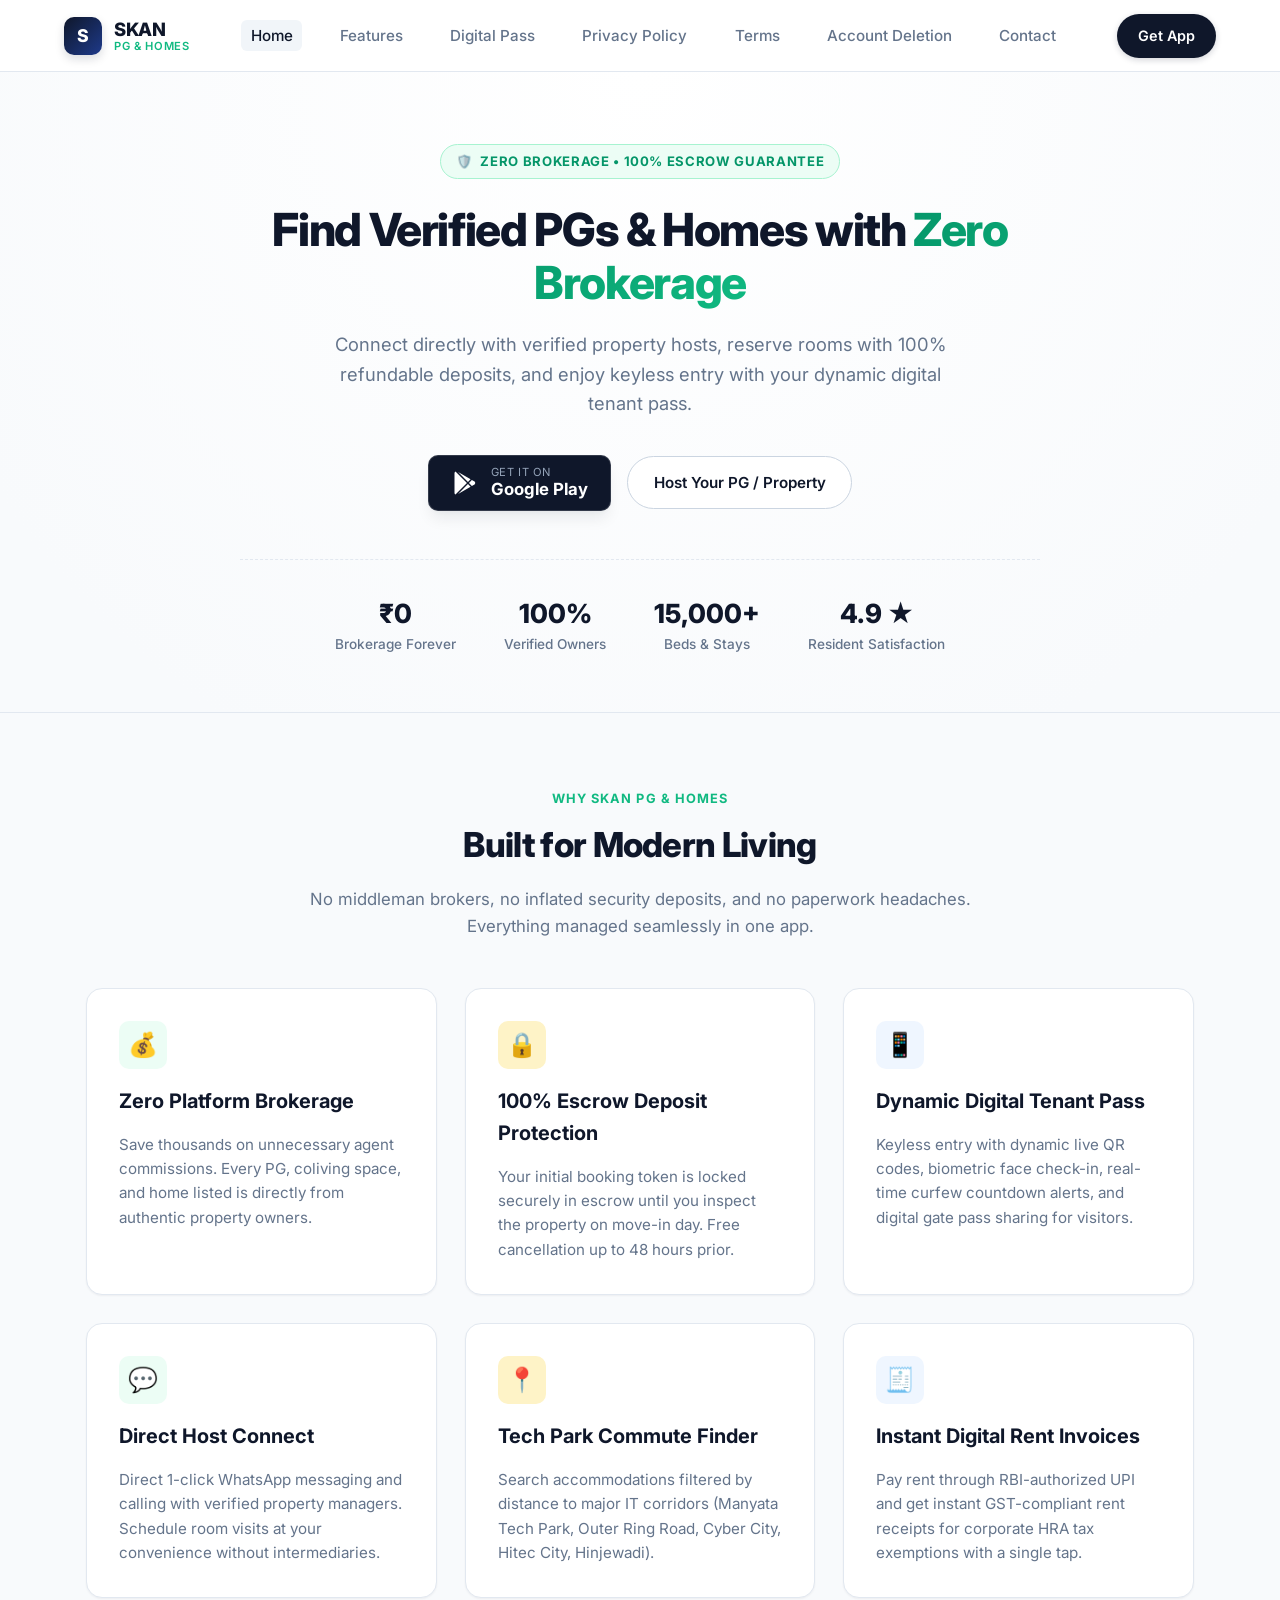
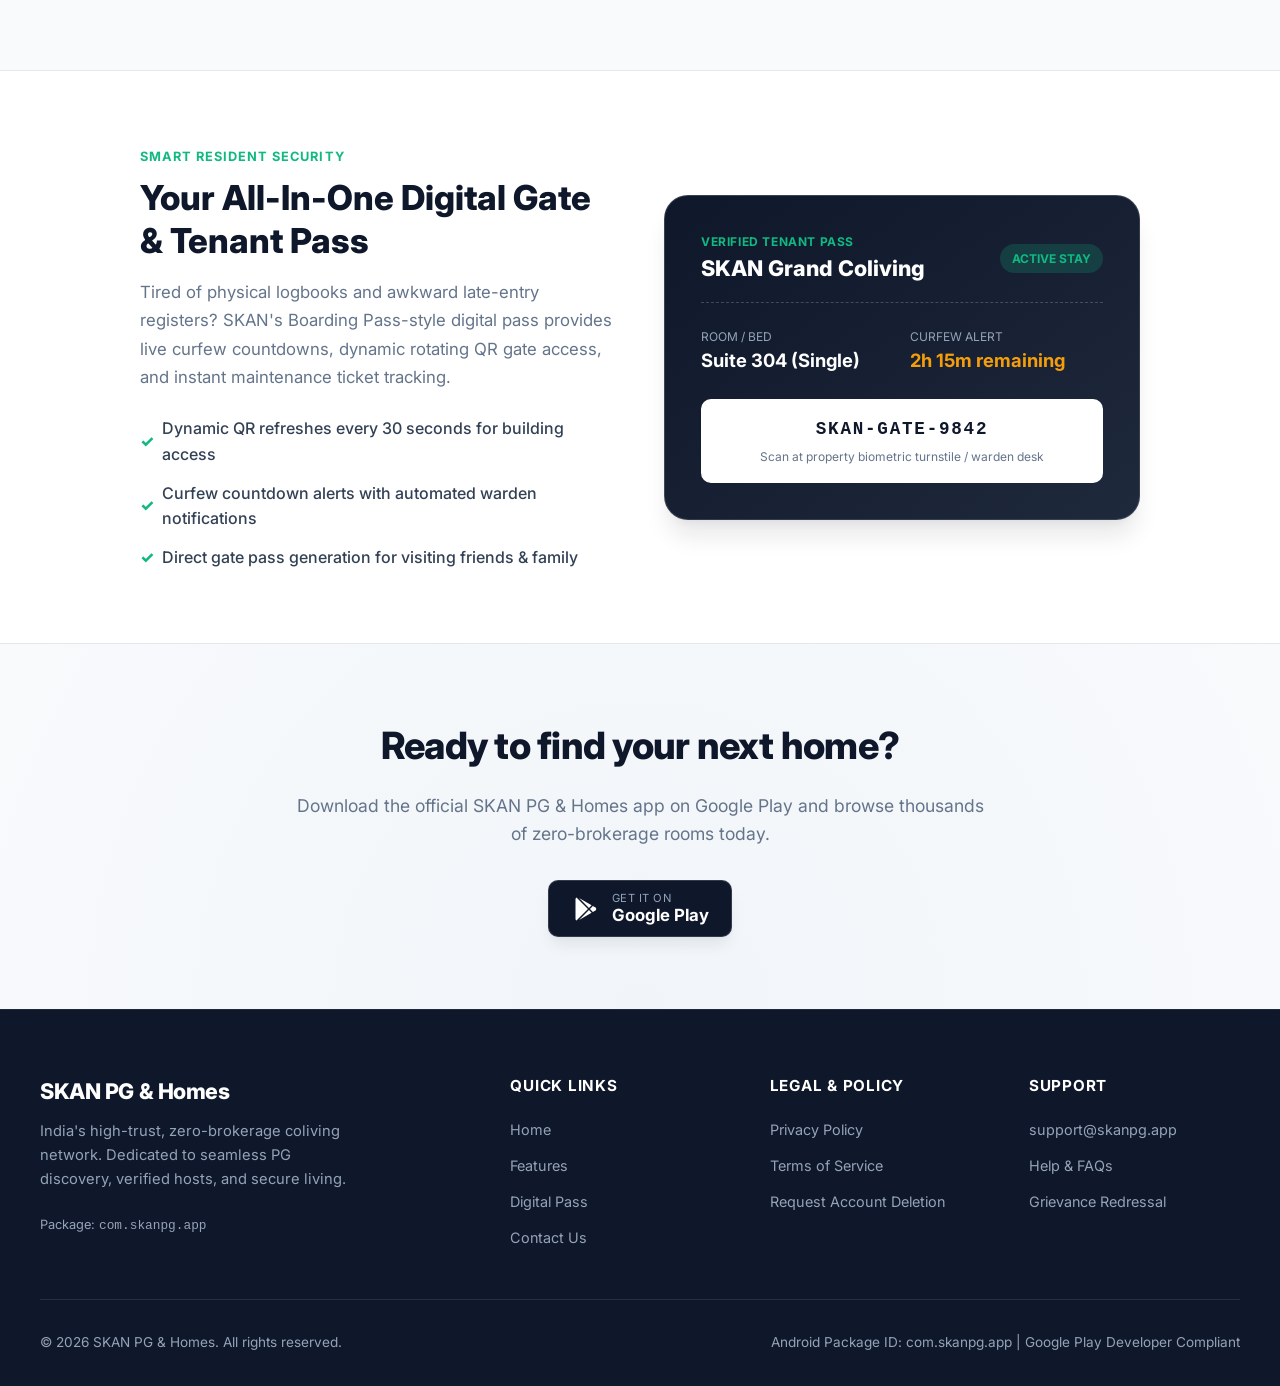
<file: index.html>
<!DOCTYPE html>
<html lang="en">
<head>
  <meta charset="UTF-8">
  <meta name="viewport" content="width=device-width, initial-scale=1.0">
  <title>SKAN PG &amp; Homes - Zero Brokerage PG &amp; Coliving Discovery</title>
  <meta name="description" content="Discover verified paying guest (PG) accommodations and coliving homes across India with zero brokerage, direct host connect, and digital tenant passes.">
  <link rel="preconnect" href="https://fonts.googleapis.com">
  <link rel="preconnect" href="https://fonts.gstatic.com" crossorigin>
  <link href="https://fonts.googleapis.com/css2?family=Inter:wght@400;500;600;700;800;900&display=swap" rel="stylesheet">
  <link rel="stylesheet" href="styles.css">
</head>
<body>

  <!-- Header -->
  <header class="site-header">
    <div class="nav-container">
      <a href="index.html" class="brand-logo">
        <div class="brand-icon">S</div>
        <div class="brand-title">
          <span>SKAN</span>
          <span>PG &amp; HOMES</span>
        </div>
      </a>
      <ul class="nav-links" id="navLinks">
        <li><a href="index.html" class="nav-link active">Home</a></li>
        <li><a href="#features" class="nav-link">Features</a></li>
        <li><a href="#pass" class="nav-link">Digital Pass</a></li>
        <li><a href="privacy.html" class="nav-link">Privacy Policy</a></li>
        <li><a href="terms.html" class="nav-link">Terms</a></li>
        <li><a href="delete-account.html" class="nav-link">Account Deletion</a></li>
        <li><a href="contact.html" class="nav-link">Contact</a></li>
      </ul>
      <div class="nav-actions">
        <a href="#download" class="btn btn-primary">Get App</a>
        <button class="mobile-toggle" id="mobileToggle" aria-label="Toggle Navigation">☰</button>
      </div>
    </div>
  </header>

  <!-- Hero Section -->
  <section class="hero-section">
    <div class="hero-badge">
      <span>🛡️</span> Zero Brokerage • 100% Escrow Guarantee
    </div>
    
    <h1 class="hero-title">
      Find Verified PGs &amp; Homes with <span class="highlight">Zero Brokerage</span>
    </h1>

    <p class="hero-subtitle">
      Connect directly with verified property hosts, reserve rooms with 100% refundable deposits, and enjoy keyless entry with your dynamic digital tenant pass.
    </p>

    <div class="hero-ctas" id="download">
      <!-- Google Play Badge CTA -->
      <a href="https://play.google.com/store/apps/details?id=com.skanpg.app" class="google-play-badge" target="_blank" rel="noopener">
        <svg viewBox="0 0 24 24">
          <path d="M3,20.5V3.5C3,2.91 3.34,2.39 3.84,2.15L13.69,12L3.84,21.85C3.34,21.6 3,21.09 3,20.5M16.81,15.12L6.05,21.34L14.54,12.85L16.81,15.12M20.16,10.81C20.5,11.08 20.75,11.5 20.75,12C20.75,12.5 20.53,12.9 20.18,13.18L17.89,14.5L15.39,12L17.89,9.5L20.16,10.81M6.05,2.66L16.81,8.88L14.54,11.15L6.05,2.66Z"/>
        </svg>
        <div class="badge-text">
          <div class="badge-label">GET IT ON</div>
          <div class="badge-brand">Google Play</div>
        </div>
      </a>

      <a href="contact.html" class="btn btn-secondary" style="padding: 0.85rem 1.6rem; font-size: 0.95rem;">
        Host Your PG / Property
      </a>
    </div>

    <!-- Stats Bar -->
    <div class="stats-bar">
      <div class="stat-item">
        <div class="stat-val">₹0</div>
        <div class="stat-label">Brokerage Forever</div>
      </div>
      <div class="stat-item">
        <div class="stat-val">100%</div>
        <div class="stat-label">Verified Owners</div>
      </div>
      <div class="stat-item">
        <div class="stat-val">15,000+</div>
        <div class="stat-label">Beds &amp; Stays</div>
      </div>
      <div class="stat-item">
        <div class="stat-val">4.9 ★</div>
        <div class="stat-label">Resident Satisfaction</div>
      </div>
    </div>
  </section>

  <!-- Features Section -->
  <section class="features-section" id="features">
    <div class="section-header">
      <span class="section-tag">Why SKAN PG &amp; Homes</span>
      <h2 class="section-title">Built for Modern Living</h2>
      <p class="section-desc">
        No middleman brokers, no inflated security deposits, and no paperwork headaches. Everything managed seamlessly in one app.
      </p>
    </div>

    <div class="features-grid">
      <!-- Card 1 -->
      <div class="feature-card">
        <div class="feature-icon-wrapper feature-icon-emerald">💰</div>
        <h3>Zero Platform Brokerage</h3>
        <p>
          Save thousands on unnecessary agent commissions. Every PG, coliving space, and home listed is directly from authentic property owners.
        </p>
      </div>

      <!-- Card 2 -->
      <div class="feature-card">
        <div class="feature-icon-wrapper feature-icon-saffron">🔒</div>
        <h3>100% Escrow Deposit Protection</h3>
        <p>
          Your initial booking token is locked securely in escrow until you inspect the property on move-in day. Free cancellation up to 48 hours prior.
        </p>
      </div>

      <!-- Card 3 -->
      <div class="feature-card" id="pass">
        <div class="feature-icon-wrapper feature-icon-navy">📱</div>
        <h3>Dynamic Digital Tenant Pass</h3>
        <p>
          Keyless entry with dynamic live QR codes, biometric face check-in, real-time curfew countdown alerts, and digital gate pass sharing for visitors.
        </p>
      </div>

      <!-- Card 4 -->
      <div class="feature-card">
        <div class="feature-icon-wrapper feature-icon-emerald">💬</div>
        <h3>Direct Host Connect</h3>
        <p>
          Direct 1-click WhatsApp messaging and calling with verified property managers. Schedule room visits at your convenience without intermediaries.
        </p>
      </div>

      <!-- Card 5 -->
      <div class="feature-card">
        <div class="feature-icon-wrapper feature-icon-saffron">📍</div>
        <h3>Tech Park Commute Finder</h3>
        <p>
          Search accommodations filtered by distance to major IT corridors (Manyata Tech Park, Outer Ring Road, Cyber City, Hitec City, Hinjewadi).
        </p>
      </div>

      <!-- Card 6 -->
      <div class="feature-card">
        <div class="feature-icon-wrapper feature-icon-navy">🧾</div>
        <h3>Instant Digital Rent Invoices</h3>
        <p>
          Pay rent through RBI-authorized UPI and get instant GST-compliant rent receipts for corporate HRA tax exemptions with a single tap.
        </p>
      </div>
    </div>
  </section>

  <!-- Digital Pass Highlight Section -->
  <section style="background-color: #FFFFFF; border-top: 1px solid var(--border-subtle); border-bottom: 1px solid var(--border-subtle); padding: 4.5rem 1.5rem;">
    <div style="max-width: 1000px; margin: 0 auto; display: grid; grid-template-columns: 1fr 1fr; gap: 3rem; align-items: center;">
      <div>
        <span class="section-tag">Smart Resident Security</span>
        <h2 style="font-size: 2.15rem; font-weight: 800; color: var(--color-midnight); line-height: 1.25; margin-bottom: 1rem;">
          Your All-In-One Digital Gate &amp; Tenant Pass
        </h2>
        <p style="color: var(--color-slate); font-size: 1.05rem; line-height: 1.7; margin-bottom: 1.5rem;">
          Tired of physical logbooks and awkward late-entry registers? SKAN's Boarding Pass-style digital pass provides live curfew countdowns, dynamic rotating QR gate access, and instant maintenance ticket tracking.
        </p>
        <ul style="list-style: none; display: flex; flex-direction: column; gap: 0.85rem; color: var(--color-slate-dark); font-weight: 500;">
          <li style="display: flex; align-items: center; gap: 0.5rem;"><span style="color: var(--accent-emerald); font-weight: 800;">✓</span> Dynamic QR refreshes every 30 seconds for building access</li>
          <li style="display: flex; align-items: center; gap: 0.5rem;"><span style="color: var(--accent-emerald); font-weight: 800;">✓</span> Curfew countdown alerts with automated warden notifications</li>
          <li style="display: flex; align-items: center; gap: 0.5rem;"><span style="color: var(--accent-emerald); font-weight: 800;">✓</span> Direct gate pass generation for visiting friends &amp; family</li>
        </ul>
      </div>

      <!-- Digital Pass Visual Card -->
      <div style="background: linear-gradient(145deg, #0F172A 0%, #1E293B 100%); color: #fff; border-radius: var(--radius-xl); padding: 2.25rem; box-shadow: var(--shadow-xl); border: 1px solid rgba(255,255,255,0.15);">
        <div style="display: flex; justify-content: space-between; align-items: center; margin-bottom: 1.5rem; padding-bottom: 1rem; border-bottom: 1px dashed rgba(255,255,255,0.2);">
          <div>
            <div style="font-size: 0.75rem; color: var(--accent-emerald); font-weight: 700; text-transform: uppercase; letter-spacing: 0.05em;">VERIFIED TENANT PASS</div>
            <div style="font-size: 1.35rem; font-weight: 800;">SKAN Grand Coliving</div>
          </div>
          <div style="background: rgba(16, 185, 129, 0.2); color: #10B981; padding: 0.3rem 0.75rem; border-radius: 999px; font-size: 0.75rem; font-weight: 700;">
            ACTIVE STAY
          </div>
        </div>

        <div style="display: grid; grid-template-columns: 1fr 1fr; gap: 1rem; margin-bottom: 1.5rem;">
          <div>
            <div style="font-size: 0.75rem; color: #94A3B8;">ROOM / BED</div>
            <div style="font-size: 1.15rem; font-weight: 700;">Suite 304 (Single)</div>
          </div>
          <div>
            <div style="font-size: 0.75rem; color: #94A3B8;">CURFEW ALERT</div>
            <div style="font-size: 1.15rem; font-weight: 700; color: #F59E0B;">2h 15m remaining</div>
          </div>
        </div>

        <div style="background: #FFFFFF; color: #0F172A; border-radius: var(--radius-md); padding: 1rem; text-align: center;">
          <div style="font-family: monospace; font-weight: 700; font-size: 1.1rem; letter-spacing: 0.1em; margin-bottom: 0.25rem;">
            SKAN-GATE-9842
          </div>
          <div style="font-size: 0.75rem; color: #64748B;">
            Scan at property biometric turnstile / warden desk
          </div>
        </div>
      </div>
    </div>
  </section>

  <!-- CTA Download Banner -->
  <section style="padding: 4.5rem 1.5rem; text-align: center; background: radial-gradient(circle at 50% 100%, #F1F5F9 0%, var(--bg-canvas) 100%);">
    <div style="max-width: 700px; margin: 0 auto;">
      <h2 style="font-size: 2.35rem; font-weight: 800; color: var(--color-midnight); letter-spacing: -0.02em; margin-bottom: 1rem;">
        Ready to find your next home?
      </h2>
      <p style="color: var(--color-slate); font-size: 1.1rem; margin-bottom: 2rem;">
        Download the official SKAN PG &amp; Homes app on Google Play and browse thousands of zero-brokerage rooms today.
      </p>
      <a href="https://play.google.com/store/apps/details?id=com.skanpg.app" class="google-play-badge" target="_blank" rel="noopener">
        <svg viewBox="0 0 24 24">
          <path d="M3,20.5V3.5C3,2.91 3.34,2.39 3.84,2.15L13.69,12L3.84,21.85C3.34,21.6 3,21.09 3,20.5M16.81,15.12L6.05,21.34L14.54,12.85L16.81,15.12M20.16,10.81C20.5,11.08 20.75,11.5 20.75,12C20.75,12.5 20.53,12.9 20.18,13.18L17.89,14.5L15.39,12L17.89,9.5L20.16,10.81M6.05,2.66L16.81,8.88L14.54,11.15L6.05,2.66Z"/>
        </svg>
        <div class="badge-text">
          <div class="badge-label">GET IT ON</div>
          <div class="badge-brand">Google Play</div>
        </div>
      </a>
    </div>
  </section>

  <!-- Footer -->
  <footer class="site-footer">
    <div class="footer-container">
      <div class="footer-brand">
        <h4>SKAN PG &amp; Homes</h4>
        <p>
          India's high-trust, zero-brokerage coliving network. Dedicated to seamless PG discovery, verified hosts, and secure living.
        </p>
        <span style="font-size: 0.8rem; color: var(--color-slate-light);">Package: <code>com.skanpg.app</code></span>
      </div>

      <div class="footer-col">
        <h5>Quick Links</h5>
        <ul>
          <li><a href="index.html">Home</a></li>
          <li><a href="#features">Features</a></li>
          <li><a href="#pass">Digital Pass</a></li>
          <li><a href="contact.html">Contact Us</a></li>
        </ul>
      </div>

      <div class="footer-col">
        <h5>Legal &amp; Policy</h5>
        <ul>
          <li><a href="privacy.html">Privacy Policy</a></li>
          <li><a href="terms.html">Terms of Service</a></li>
          <li><a href="delete-account.html">Request Account Deletion</a></li>
        </ul>
      </div>

      <div class="footer-col">
        <h5>Support</h5>
        <ul>
          <li><a href="mailto:support@skanpg.app">support@skanpg.app</a></li>
          <li><a href="contact.html">Help &amp; FAQs</a></li>
          <li><a href="contact.html#grievance">Grievance Redressal</a></li>
        </ul>
      </div>
    </div>

    <div class="footer-bottom">
      <p>&copy; 2026 SKAN PG &amp; Homes. All rights reserved.</p>
      <p>Android Package ID: com.skanpg.app | Google Play Developer Compliant</p>
    </div>
  </footer>

  <script src="script.js"></script>
</body>
</html>
</file>
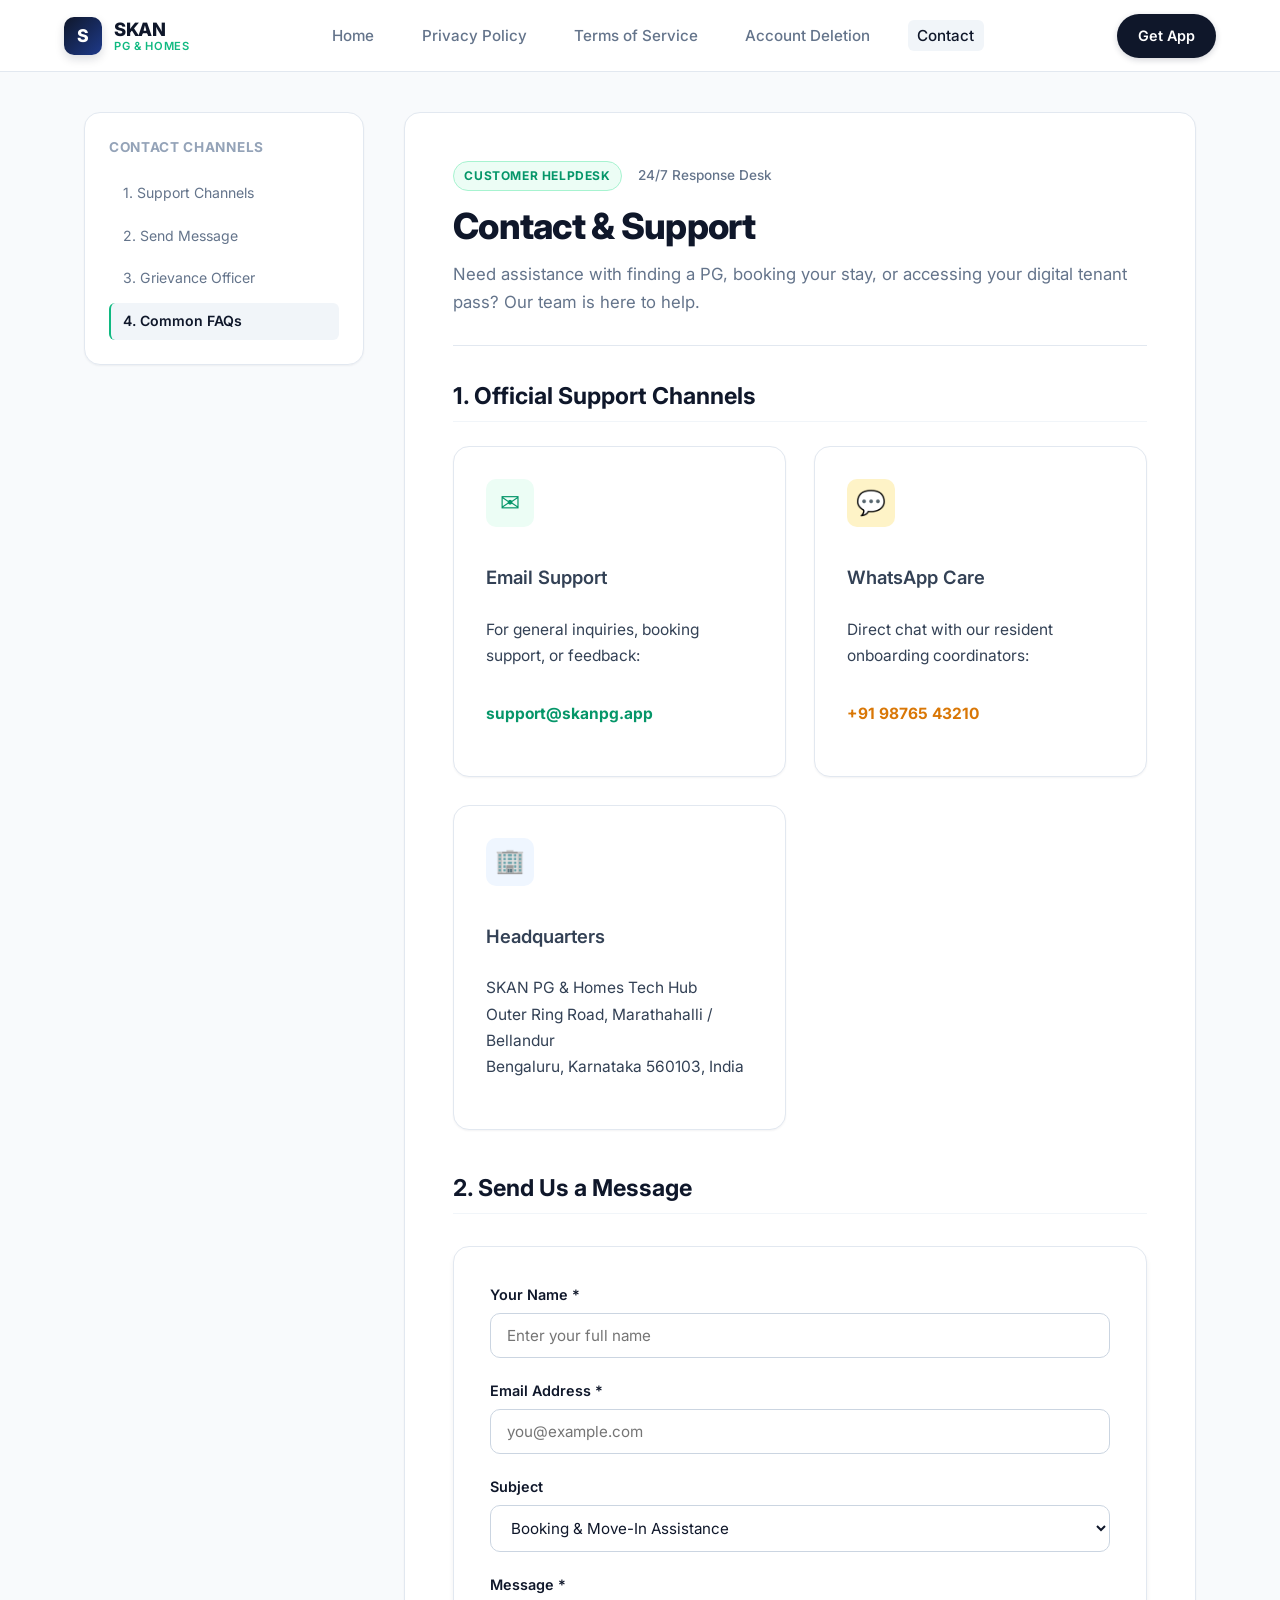
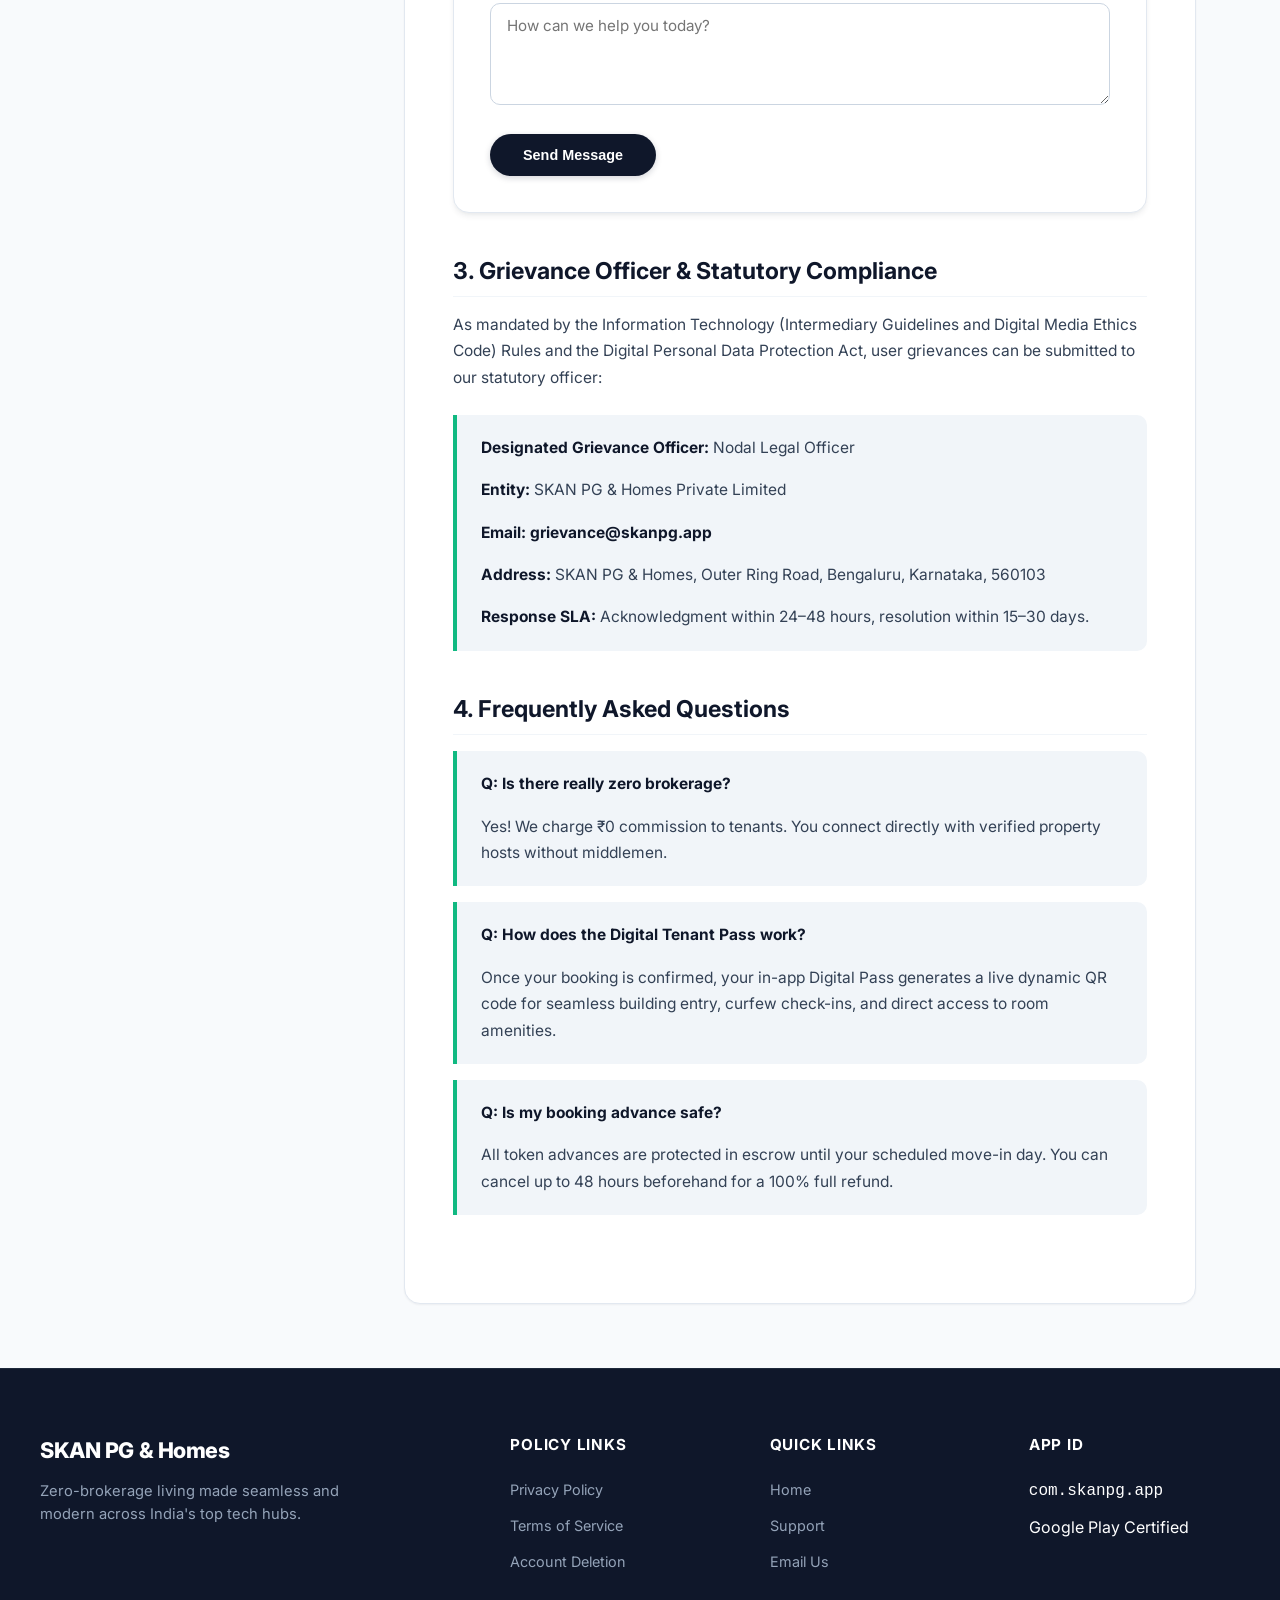
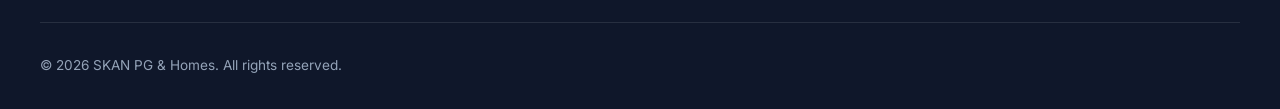
<file: contact.html>
<!DOCTYPE html>
<html lang="en">
<head>
  <meta charset="UTF-8">
  <meta name="viewport" content="width=device-width, initial-scale=1.0">
  <title>Contact &amp; Support - SKAN PG &amp; Homes</title>
  <meta name="description" content="Contact customer support, submit grievances, or reach out to SKAN PG & Homes team.">
  <link rel="preconnect" href="https://fonts.googleapis.com">
  <link rel="preconnect" href="https://fonts.gstatic.com" crossorigin>
  <link href="https://fonts.googleapis.com/css2?family=Inter:wght@400;500;600;700;800&display=swap" rel="stylesheet">
  <link rel="stylesheet" href="styles.css">
</head>
<body>

  <!-- Header -->
  <header class="site-header">
    <div class="nav-container">
      <a href="index.html" class="brand-logo">
        <div class="brand-icon">S</div>
        <div class="brand-title">
          <span>SKAN</span>
          <span>PG &amp; HOMES</span>
        </div>
      </a>
      <ul class="nav-links" id="navLinks">
        <li><a href="index.html" class="nav-link">Home</a></li>
        <li><a href="privacy.html" class="nav-link">Privacy Policy</a></li>
        <li><a href="terms.html" class="nav-link">Terms of Service</a></li>
        <li><a href="delete-account.html" class="nav-link">Account Deletion</a></li>
        <li><a href="contact.html" class="nav-link active">Contact</a></li>
      </ul>
      <div class="nav-actions">
        <a href="index.html#download" class="btn btn-primary">Get App</a>
        <button class="mobile-toggle" id="mobileToggle" aria-label="Toggle Navigation">☰</button>
      </div>
    </div>
  </header>

  <div class="policy-container">
    <aside class="policy-sidebar">
      <div class="sidebar-title">Contact Channels</div>
      <ul class="toc-list">
        <li><a href="#support-channels" class="toc-link active">1. Support Channels</a></li>
        <li><a href="#contact-form" class="toc-link">2. Send Message</a></li>
        <li><a href="#grievance" class="toc-link">3. Grievance Officer</a></li>
        <li><a href="#faq" class="toc-link">4. Common FAQs</a></li>
      </ul>
    </aside>

    <main class="policy-content">
      <div class="doc-header">
        <div class="doc-meta">
          <span class="doc-badge">Customer Helpdesk</span>
          <span class="doc-date">24/7 Response Desk</span>
        </div>
        <h1 class="doc-title">Contact &amp; Support</h1>
        <p class="doc-lead">
          Need assistance with finding a PG, booking your stay, or accessing your digital tenant pass? Our team is here to help.
        </p>
      </div>

      <section id="support-channels" class="policy-section">
        <h2>1. Official Support Channels</h2>
        <div class="features-grid" style="margin-top: 1.5rem;">
          <div class="feature-card">
            <div class="feature-icon-wrapper feature-icon-emerald">✉</div>
            <h3>Email Support</h3>
            <p>For general inquiries, booking support, or feedback:</p>
            <p><strong><a href="mailto:support@skanpg.app" style="color: var(--accent-emerald-dark);">support@skanpg.app</a></strong></p>
          </div>

          <div class="feature-card">
            <div class="feature-icon-wrapper feature-icon-saffron">💬</div>
            <h3>WhatsApp Care</h3>
            <p>Direct chat with our resident onboarding coordinators:</p>
            <p><strong><a href="https://wa.me/919876543210" target="_blank" rel="noopener" style="color: var(--accent-saffron-dark);">+91 98765 43210</a></strong></p>
          </div>

          <div class="feature-card">
            <div class="feature-icon-wrapper feature-icon-navy">🏢</div>
            <h3>Headquarters</h3>
            <p>SKAN PG &amp; Homes Tech Hub<br>Outer Ring Road, Marathahalli / Bellandur<br>Bengaluru, Karnataka 560103, India</p>
          </div>
        </div>
      </section>

      <section id="contact-form" class="policy-section">
        <h2>2. Send Us a Message</h2>
        <div class="deletion-card">
          <form id="contactForm" onsubmit="event.preventDefault(); alert('Thank you! Your message has been sent to our support desk.'); this.reset();">
            <div class="form-group">
              <label class="form-label" for="contactName">Your Name *</label>
              <input type="text" id="contactName" class="form-input" placeholder="Enter your full name" required>
            </div>
            <div class="form-group">
              <label class="form-label" for="contactEmail">Email Address *</label>
              <input type="email" id="contactEmail" class="form-input" placeholder="you@example.com" required>
            </div>
            <div class="form-group">
              <label class="form-label" for="contactSubject">Subject</label>
              <select id="contactSubject" class="form-select">
                <option>Booking &amp; Move-In Assistance</option>
                <option>Digital Tenant Pass / QR Issue</option>
                <option>Host Listing Partnership</option>
                <option>Refund / Security Deposit Query</option>
                <option>General Feedback</option>
              </select>
            </div>
            <div class="form-group">
              <label class="form-label" for="contactMsg">Message *</label>
              <textarea id="contactMsg" class="form-textarea" rows="4" placeholder="How can we help you today?" required></textarea>
            </div>
            <button type="submit" class="btn btn-primary" style="padding: 0.75rem 2rem;">Send Message</button>
          </form>
        </div>
      </section>

      <section id="grievance" class="policy-section">
        <h2>3. Grievance Officer &amp; Statutory Compliance</h2>
        <p>
          As mandated by the Information Technology (Intermediary Guidelines and Digital Media Ethics Code) Rules and the Digital Personal Data Protection Act, user grievances can be submitted to our statutory officer:
        </p>
        <div class="highlight-box">
          <p><strong>Designated Grievance Officer:</strong> Nodal Legal Officer</p>
          <p><strong>Entity:</strong> SKAN PG &amp; Homes Private Limited</p>
          <p><strong>Email:</strong> <a href="mailto:grievance@skanpg.app" style="color: var(--color-midnight); font-weight: 700;">grievance@skanpg.app</a></p>
          <p><strong>Address:</strong> SKAN PG &amp; Homes, Outer Ring Road, Bengaluru, Karnataka, 560103</p>
          <p><strong>Response SLA:</strong> Acknowledgment within 24–48 hours, resolution within 15–30 days.</p>
        </div>
      </section>

      <section id="faq" class="policy-section">
        <h2>4. Frequently Asked Questions</h2>
        <div style="display: flex; flex-direction: column; gap: 1rem; margin-top: 1rem;">
          <div class="highlight-box" style="margin: 0;">
            <p><strong>Q: Is there really zero brokerage?</strong></p>
            <p>Yes! We charge ₹0 commission to tenants. You connect directly with verified property hosts without middlemen.</p>
          </div>
          <div class="highlight-box" style="margin: 0;">
            <p><strong>Q: How does the Digital Tenant Pass work?</strong></p>
            <p>Once your booking is confirmed, your in-app Digital Pass generates a live dynamic QR code for seamless building entry, curfew check-ins, and direct access to room amenities.</p>
          </div>
          <div class="highlight-box" style="margin: 0;">
            <p><strong>Q: Is my booking advance safe?</strong></p>
            <p>All token advances are protected in escrow until your scheduled move-in day. You can cancel up to 48 hours beforehand for a 100% full refund.</p>
          </div>
        </div>
      </section>
    </main>
  </div>

  <!-- Footer -->
  <footer class="site-footer">
    <div class="footer-container">
      <div class="footer-brand">
        <h4>SKAN PG &amp; Homes</h4>
        <p>Zero-brokerage living made seamless and modern across India's top tech hubs.</p>
      </div>
      <div class="footer-col">
        <h5>Policy Links</h5>
        <ul>
          <li><a href="privacy.html">Privacy Policy</a></li>
          <li><a href="terms.html">Terms of Service</a></li>
          <li><a href="delete-account.html">Account Deletion</a></li>
        </ul>
      </div>
      <div class="footer-col">
        <h5>Quick Links</h5>
        <ul>
          <li><a href="index.html">Home</a></li>
          <li><a href="contact.html">Support</a></li>
          <li><a href="mailto:support@skanpg.app">Email Us</a></li>
        </ul>
      </div>
      <div class="footer-col">
        <h5>App ID</h5>
        <ul>
          <li><code>com.skanpg.app</code></li>
          <li>Google Play Certified</li>
        </ul>
      </div>
    </div>
    <div class="footer-bottom">
      <p>&copy; 2026 SKAN PG &amp; Homes. All rights reserved.</p>
    </div>
  </footer>

  <script src="script.js"></script>
</body>
</html>
</file>
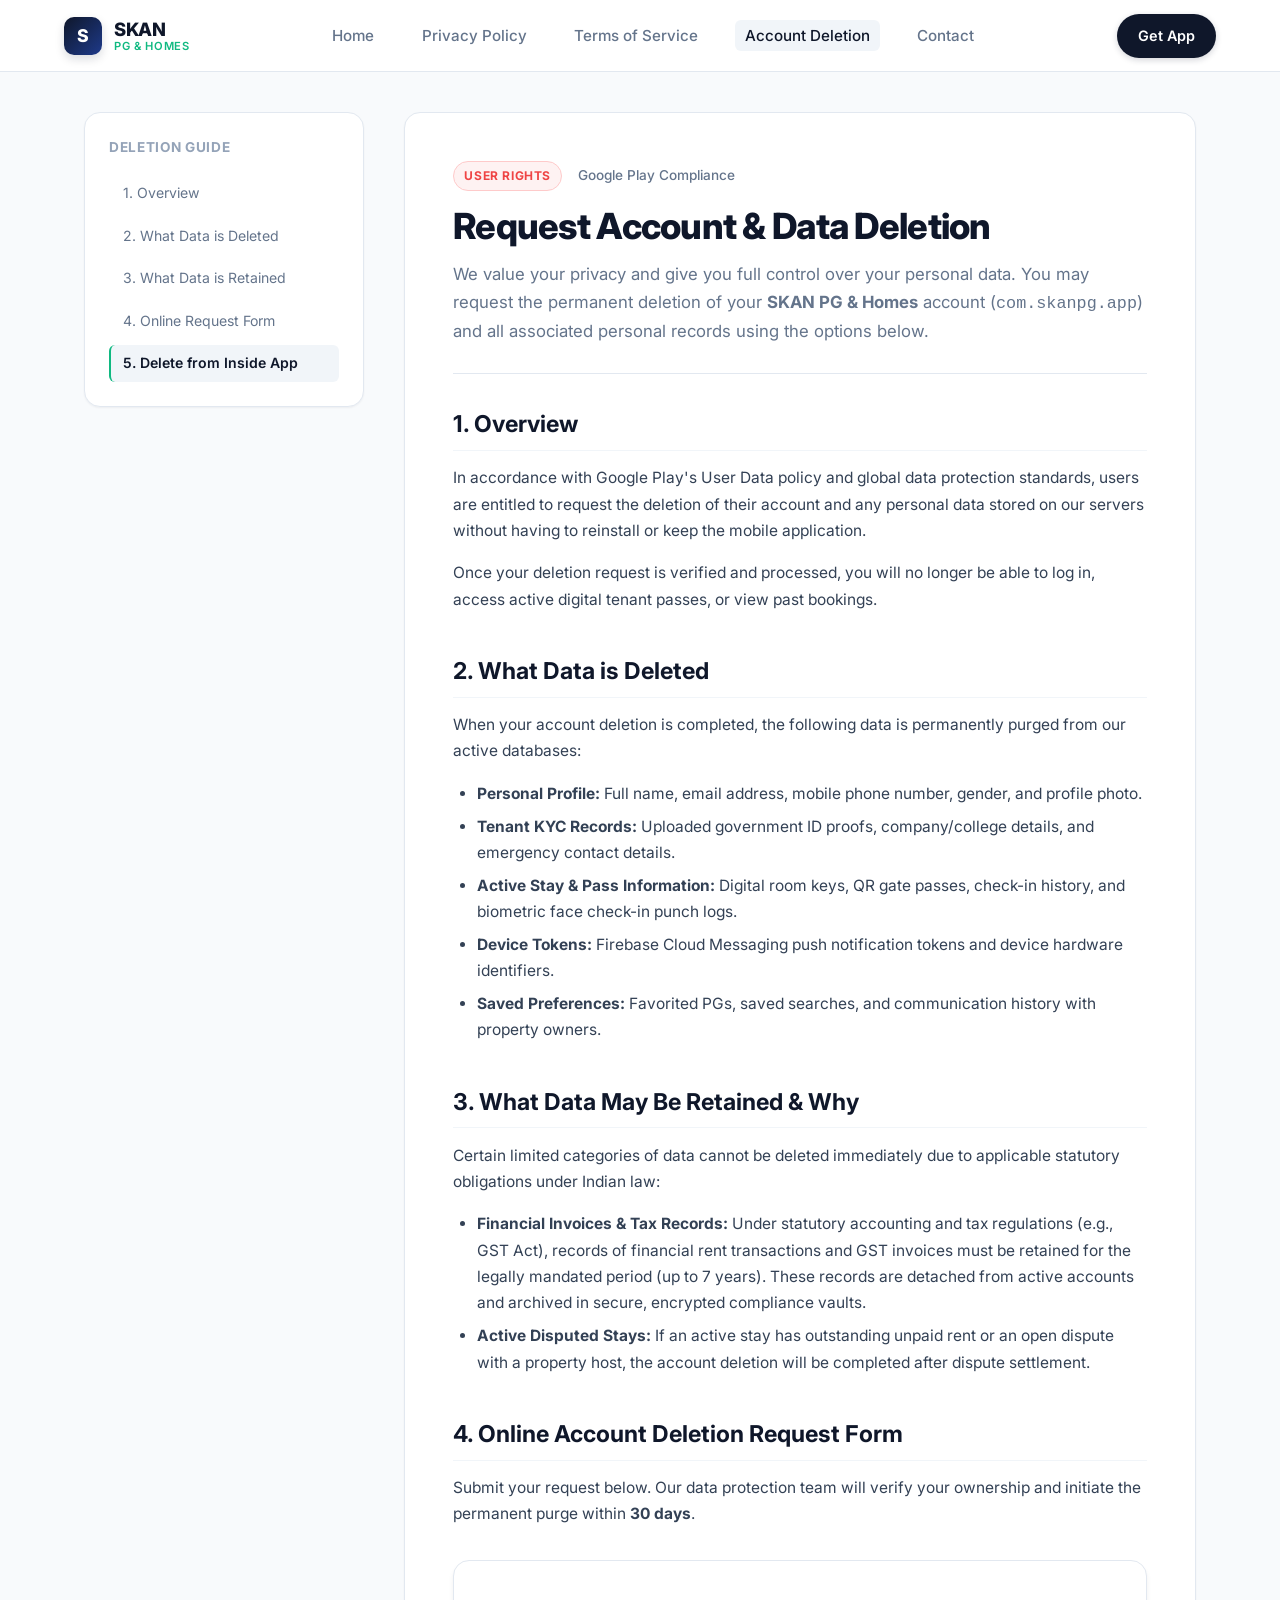
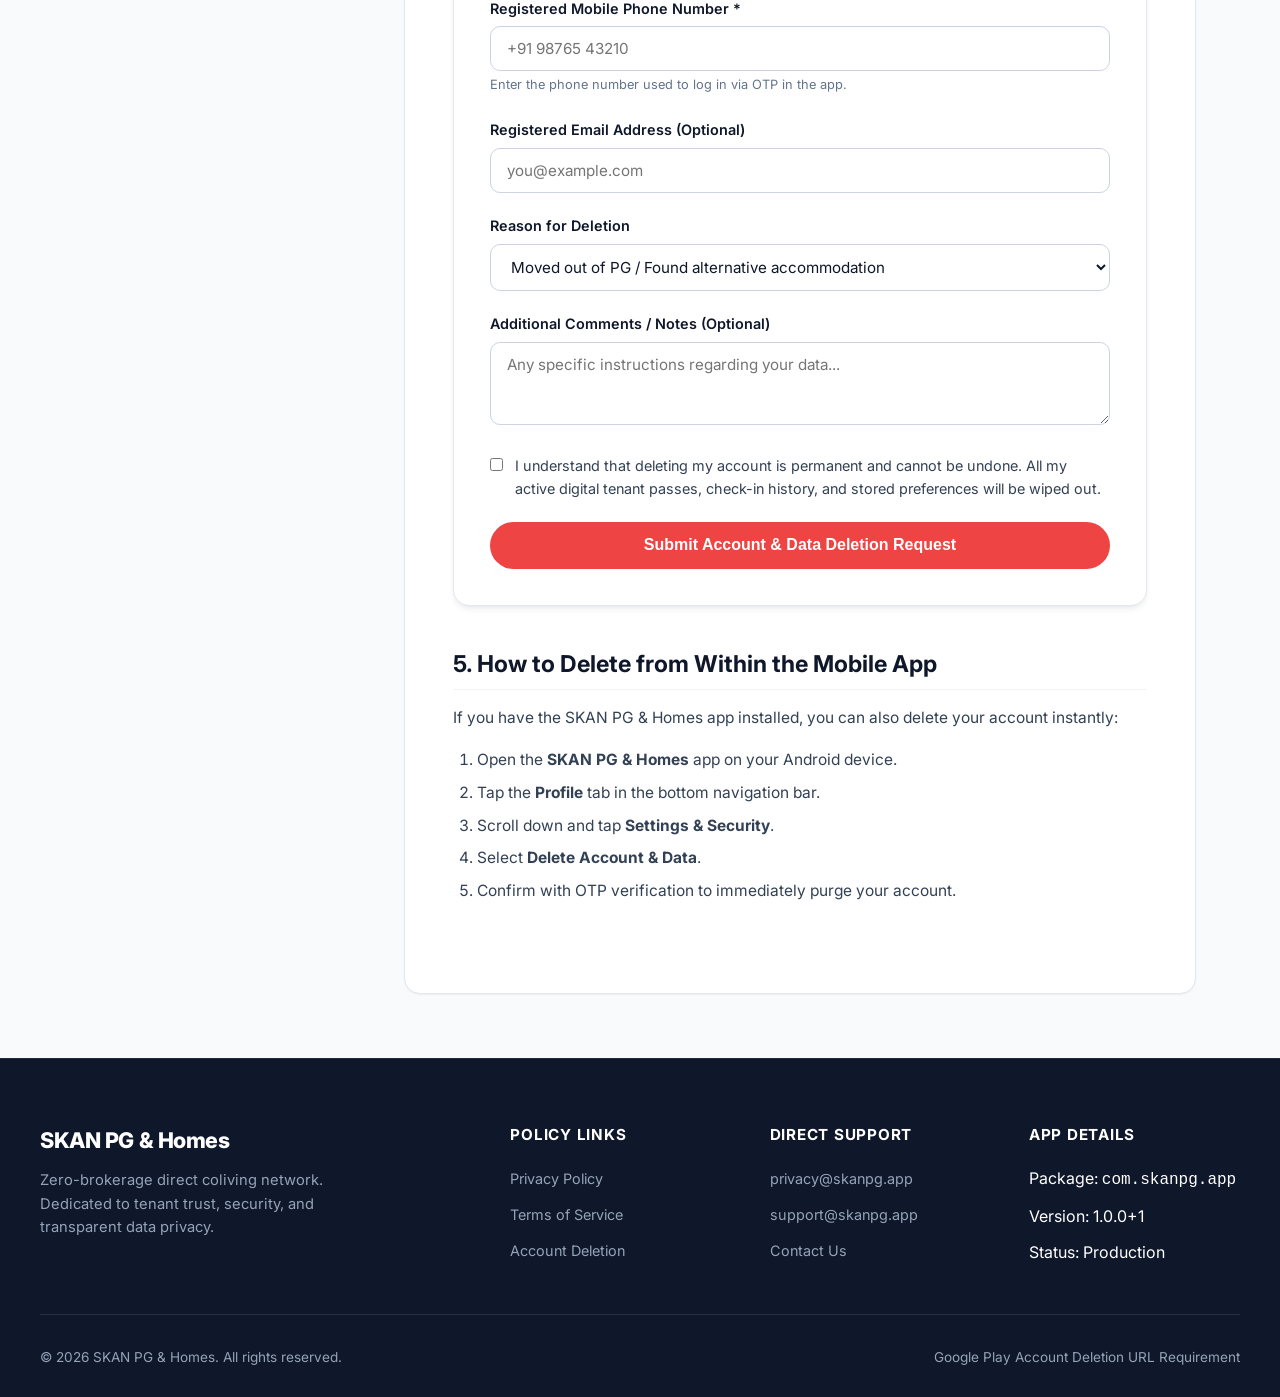
<file: delete-account.html>
<!DOCTYPE html>
<html lang="en">
<head>
  <meta charset="UTF-8">
  <meta name="viewport" content="width=device-width, initial-scale=1.0">
  <title>Account &amp; Data Deletion Request - SKAN PG &amp; Homes</title>
  <meta name="description" content="Request the deletion of your SKAN PG & Homes account and all associated personal data in accordance with Google Play developer policies.">
  <link rel="preconnect" href="https://fonts.googleapis.com">
  <link rel="preconnect" href="https://fonts.gstatic.com" crossorigin>
  <link href="https://fonts.googleapis.com/css2?family=Inter:wght@400;500;600;700;800&display=swap" rel="stylesheet">
  <link rel="stylesheet" href="styles.css">
</head>
<body>

  <!-- Header -->
  <header class="site-header">
    <div class="nav-container">
      <a href="index.html" class="brand-logo">
        <div class="brand-icon">S</div>
        <div class="brand-title">
          <span>SKAN</span>
          <span>PG &amp; HOMES</span>
        </div>
      </a>
      <ul class="nav-links" id="navLinks">
        <li><a href="index.html" class="nav-link">Home</a></li>
        <li><a href="privacy.html" class="nav-link">Privacy Policy</a></li>
        <li><a href="terms.html" class="nav-link">Terms of Service</a></li>
        <li><a href="delete-account.html" class="nav-link active">Account Deletion</a></li>
        <li><a href="contact.html" class="nav-link">Contact</a></li>
      </ul>
      <div class="nav-actions">
        <a href="index.html#download" class="btn btn-primary">Get App</a>
        <button class="mobile-toggle" id="mobileToggle" aria-label="Toggle Navigation">☰</button>
      </div>
    </div>
  </header>

  <div class="policy-container">
    <!-- Sidebar -->
    <aside class="policy-sidebar">
      <div class="sidebar-title">Deletion Guide</div>
      <ul class="toc-list">
        <li><a href="#overview" class="toc-link active">1. Overview</a></li>
        <li><a href="#what-deleted" class="toc-link">2. What Data is Deleted</a></li>
        <li><a href="#what-retained" class="toc-link">3. What Data is Retained</a></li>
        <li><a href="#request-form" class="toc-link">4. Online Request Form</a></li>
        <li><a href="#in-app-steps" class="toc-link">5. Delete from Inside App</a></li>
      </ul>
    </aside>

    <!-- Main Content -->
    <main class="policy-content">
      <div class="doc-header">
        <div class="doc-meta">
          <span class="doc-badge" style="background-color: var(--color-danger-bg); color: var(--color-danger); border-color: #FECACA;">User Rights</span>
          <span class="doc-date">Google Play Compliance</span>
        </div>
        <h1 class="doc-title">Request Account &amp; Data Deletion</h1>
        <p class="doc-lead">
          We value your privacy and give you full control over your personal data. You may request the permanent deletion of your <strong>SKAN PG &amp; Homes</strong> account (<code>com.skanpg.app</code>) and all associated personal records using the options below.
        </p>
      </div>

      <!-- Section 1 -->
      <section id="overview" class="policy-section">
        <h2>1. Overview</h2>
        <p>
          In accordance with Google Play's User Data policy and global data protection standards, users are entitled to request the deletion of their account and any personal data stored on our servers without having to reinstall or keep the mobile application.
        </p>
        <p>
          Once your deletion request is verified and processed, you will no longer be able to log in, access active digital tenant passes, or view past bookings.
        </p>
      </section>

      <!-- Section 2 -->
      <section id="what-deleted" class="policy-section">
        <h2>2. What Data is Deleted</h2>
        <p>When your account deletion is completed, the following data is permanently purged from our active databases:</p>
        <ul>
          <li><strong>Personal Profile:</strong> Full name, email address, mobile phone number, gender, and profile photo.</li>
          <li><strong>Tenant KYC Records:</strong> Uploaded government ID proofs, company/college details, and emergency contact details.</li>
          <li><strong>Active Stay &amp; Pass Information:</strong> Digital room keys, QR gate passes, check-in history, and biometric face check-in punch logs.</li>
          <li><strong>Device Tokens:</strong> Firebase Cloud Messaging push notification tokens and device hardware identifiers.</li>
          <li><strong>Saved Preferences:</strong> Favorited PGs, saved searches, and communication history with property owners.</li>
        </ul>
      </section>

      <!-- Section 3 -->
      <section id="what-retained" class="policy-section">
        <h2>3. What Data May Be Retained &amp; Why</h2>
        <p>
          Certain limited categories of data cannot be deleted immediately due to applicable statutory obligations under Indian law:
        </p>
        <ul>
          <li><strong>Financial Invoices &amp; Tax Records:</strong> Under statutory accounting and tax regulations (e.g., GST Act), records of financial rent transactions and GST invoices must be retained for the legally mandated period (up to 7 years). These records are detached from active accounts and archived in secure, encrypted compliance vaults.</li>
          <li><strong>Active Disputed Stays:</strong> If an active stay has outstanding unpaid rent or an open dispute with a property host, the account deletion will be completed after dispute settlement.</li>
        </ul>
      </section>

      <!-- Section 4 -->
      <section id="request-form" class="policy-section">
        <h2>4. Online Account Deletion Request Form</h2>
        <p>
          Submit your request below. Our data protection team will verify your ownership and initiate the permanent purge within <strong>30 days</strong>.
        </p>

        <div class="deletion-card">
          <form id="deletionForm">
            <div class="form-group">
              <label class="form-label" for="phoneInput">Registered Mobile Phone Number *</label>
              <input type="tel" id="phoneInput" class="form-input" placeholder="+91 98765 43210" required>
              <small style="color: var(--color-slate); font-size: 0.8rem;">Enter the phone number used to log in via OTP in the app.</small>
            </div>

            <div class="form-group">
              <label class="form-label" for="emailInput">Registered Email Address (Optional)</label>
              <input type="email" id="emailInput" class="form-input" placeholder="you@example.com">
            </div>

            <div class="form-group">
              <label class="form-label" for="reasonSelect">Reason for Deletion</label>
              <select id="reasonSelect" class="form-select">
                <option value="moved-out">Moved out of PG / Found alternative accommodation</option>
                <option value="privacy">Privacy concerns</option>
                <option value="not-using">No longer using the application</option>
                <option value="other">Other reason</option>
              </select>
            </div>

            <div class="form-group">
              <label class="form-label" for="commentsInput">Additional Comments / Notes (Optional)</label>
              <textarea id="commentsInput" class="form-textarea" rows="3" placeholder="Any specific instructions regarding your data..."></textarea>
            </div>

            <div class="form-group">
              <label class="form-checkbox-label">
                <input type="checkbox" id="confirmCheck" required>
                <span>
                  I understand that deleting my account is permanent and cannot be undone. All my active digital tenant passes, check-in history, and stored preferences will be wiped out.
                </span>
              </label>
            </div>

            <button type="submit" class="btn btn-danger" style="width: 100%; padding: 0.85rem; font-size: 1rem;">
              Submit Account &amp; Data Deletion Request
            </button>
          </form>

          <!-- Success Alert State -->
          <div id="deletionSuccess" style="display: none; padding: 1.5rem; background-color: var(--accent-emerald-bg); border: 1px solid var(--accent-emerald-border); border-radius: var(--radius-md); text-align: center;">
            <div style="font-size: 2rem; color: var(--accent-emerald-dark); margin-bottom: 0.5rem;">✓</div>
            <h3 style="color: var(--accent-emerald-dark); font-size: 1.25rem; font-weight: 700; margin-bottom: 0.5rem;">Deletion Request Received</h3>
            <p style="color: var(--color-slate-dark); font-size: 0.92rem; line-height: 1.6;">
              Your deletion request has been submitted. A verification SMS will be sent to your registered phone number. Once confirmed, your account and personal data will be completely deleted within 30 days.
            </p>
          </div>
        </div>
      </section>

      <!-- Section 5 -->
      <section id="in-app-steps" class="policy-section">
        <h2>5. How to Delete from Within the Mobile App</h2>
        <p>
          If you have the SKAN PG &amp; Homes app installed, you can also delete your account instantly:
        </p>
        <ol>
          <li>Open the <strong>SKAN PG &amp; Homes</strong> app on your Android device.</li>
          <li>Tap the <strong>Profile</strong> tab in the bottom navigation bar.</li>
          <li>Scroll down and tap <strong>Settings &amp; Security</strong>.</li>
          <li>Select <strong>Delete Account &amp; Data</strong>.</li>
          <li>Confirm with OTP verification to immediately purge your account.</li>
        </ol>
      </section>

    </main>
  </div>

  <!-- Footer -->
  <footer class="site-footer">
    <div class="footer-container">
      <div class="footer-brand">
        <h4>SKAN PG &amp; Homes</h4>
        <p>
          Zero-brokerage direct coliving network. Dedicated to tenant trust, security, and transparent data privacy.
        </p>
      </div>

      <div class="footer-col">
        <h5>Policy Links</h5>
        <ul>
          <li><a href="privacy.html">Privacy Policy</a></li>
          <li><a href="terms.html">Terms of Service</a></li>
          <li><a href="delete-account.html">Account Deletion</a></li>
        </ul>
      </div>

      <div class="footer-col">
        <h5>Direct Support</h5>
        <ul>
          <li><a href="mailto:privacy@skanpg.app">privacy@skanpg.app</a></li>
          <li><a href="mailto:support@skanpg.app">support@skanpg.app</a></li>
          <li><a href="contact.html">Contact Us</a></li>
        </ul>
      </div>

      <div class="footer-col">
        <h5>App Details</h5>
        <ul>
          <li>Package: <code>com.skanpg.app</code></li>
          <li>Version: 1.0.0+1</li>
          <li>Status: Production</li>
        </ul>
      </div>
    </div>

    <div class="footer-bottom">
      <p>&copy; 2026 SKAN PG &amp; Homes. All rights reserved.</p>
      <p>Google Play Account Deletion URL Requirement</p>
    </div>
  </footer>

  <script src="script.js"></script>
</body>
</html>
</file>
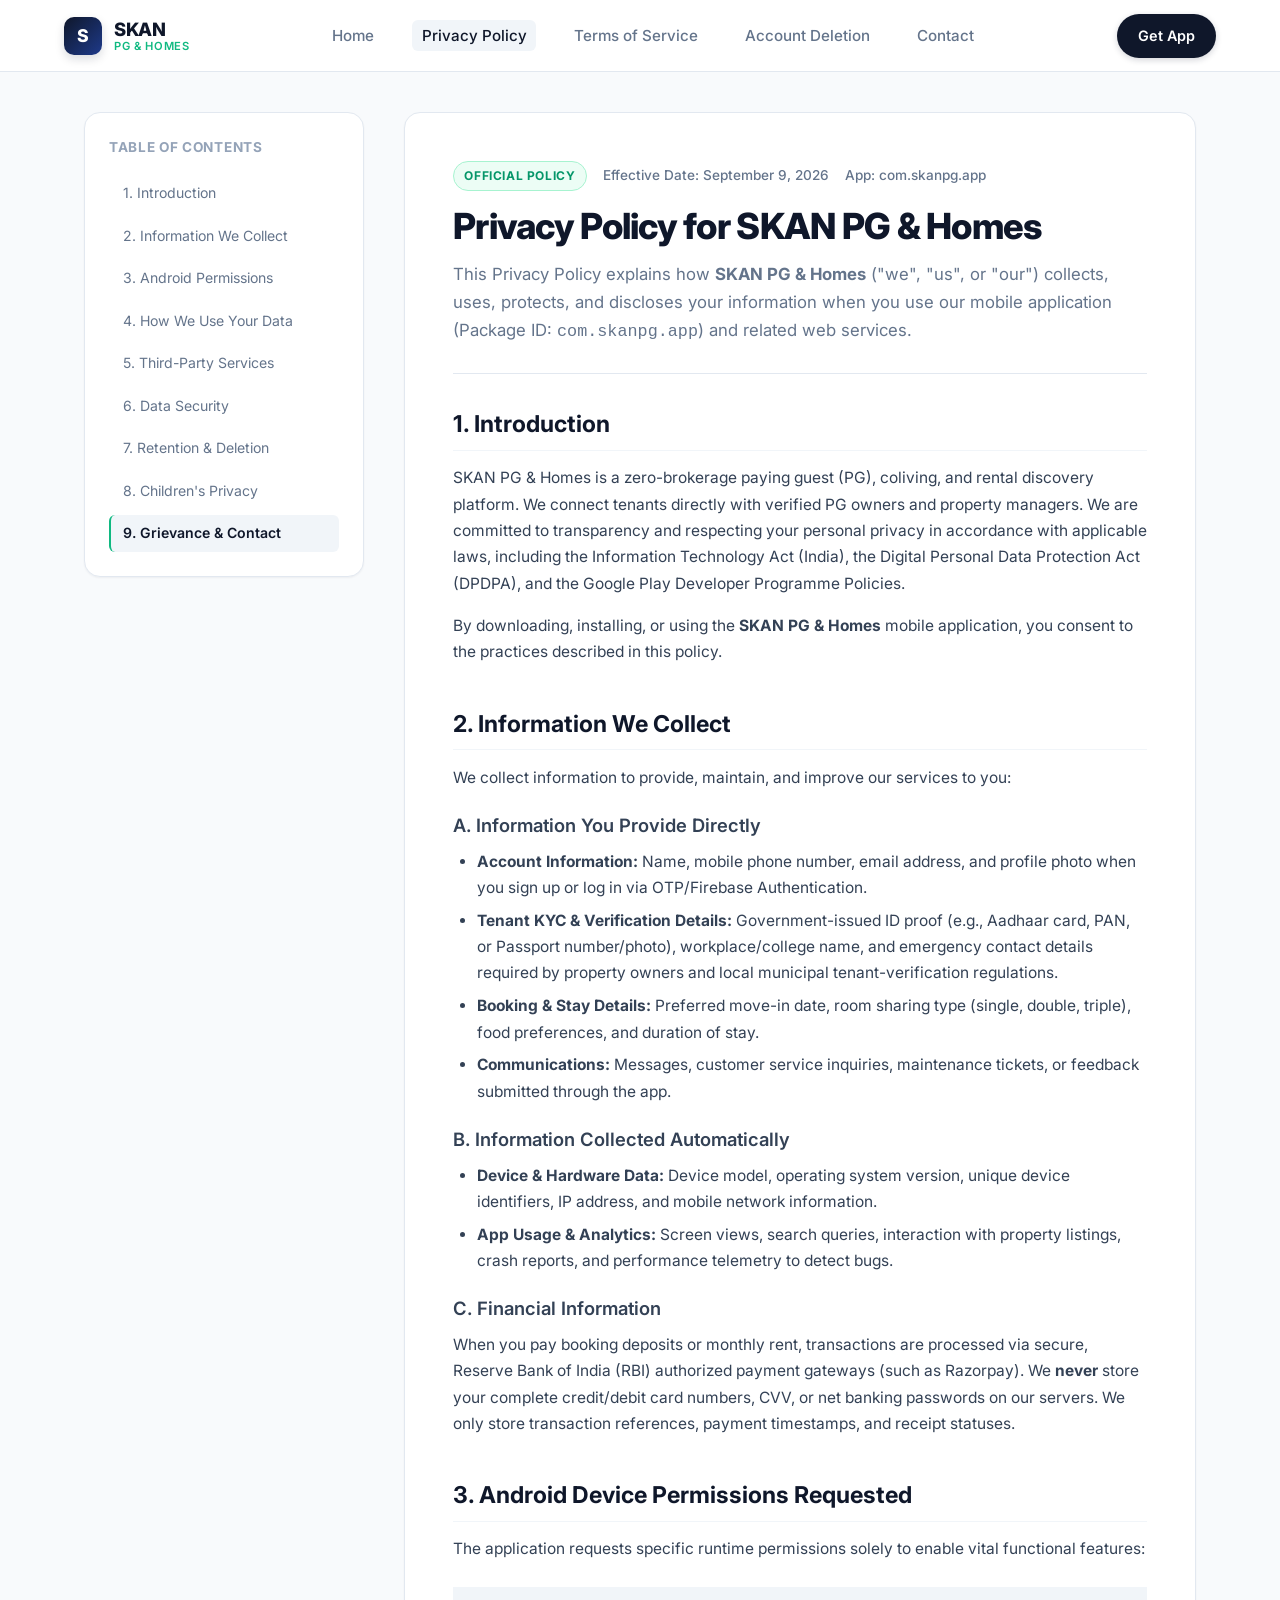
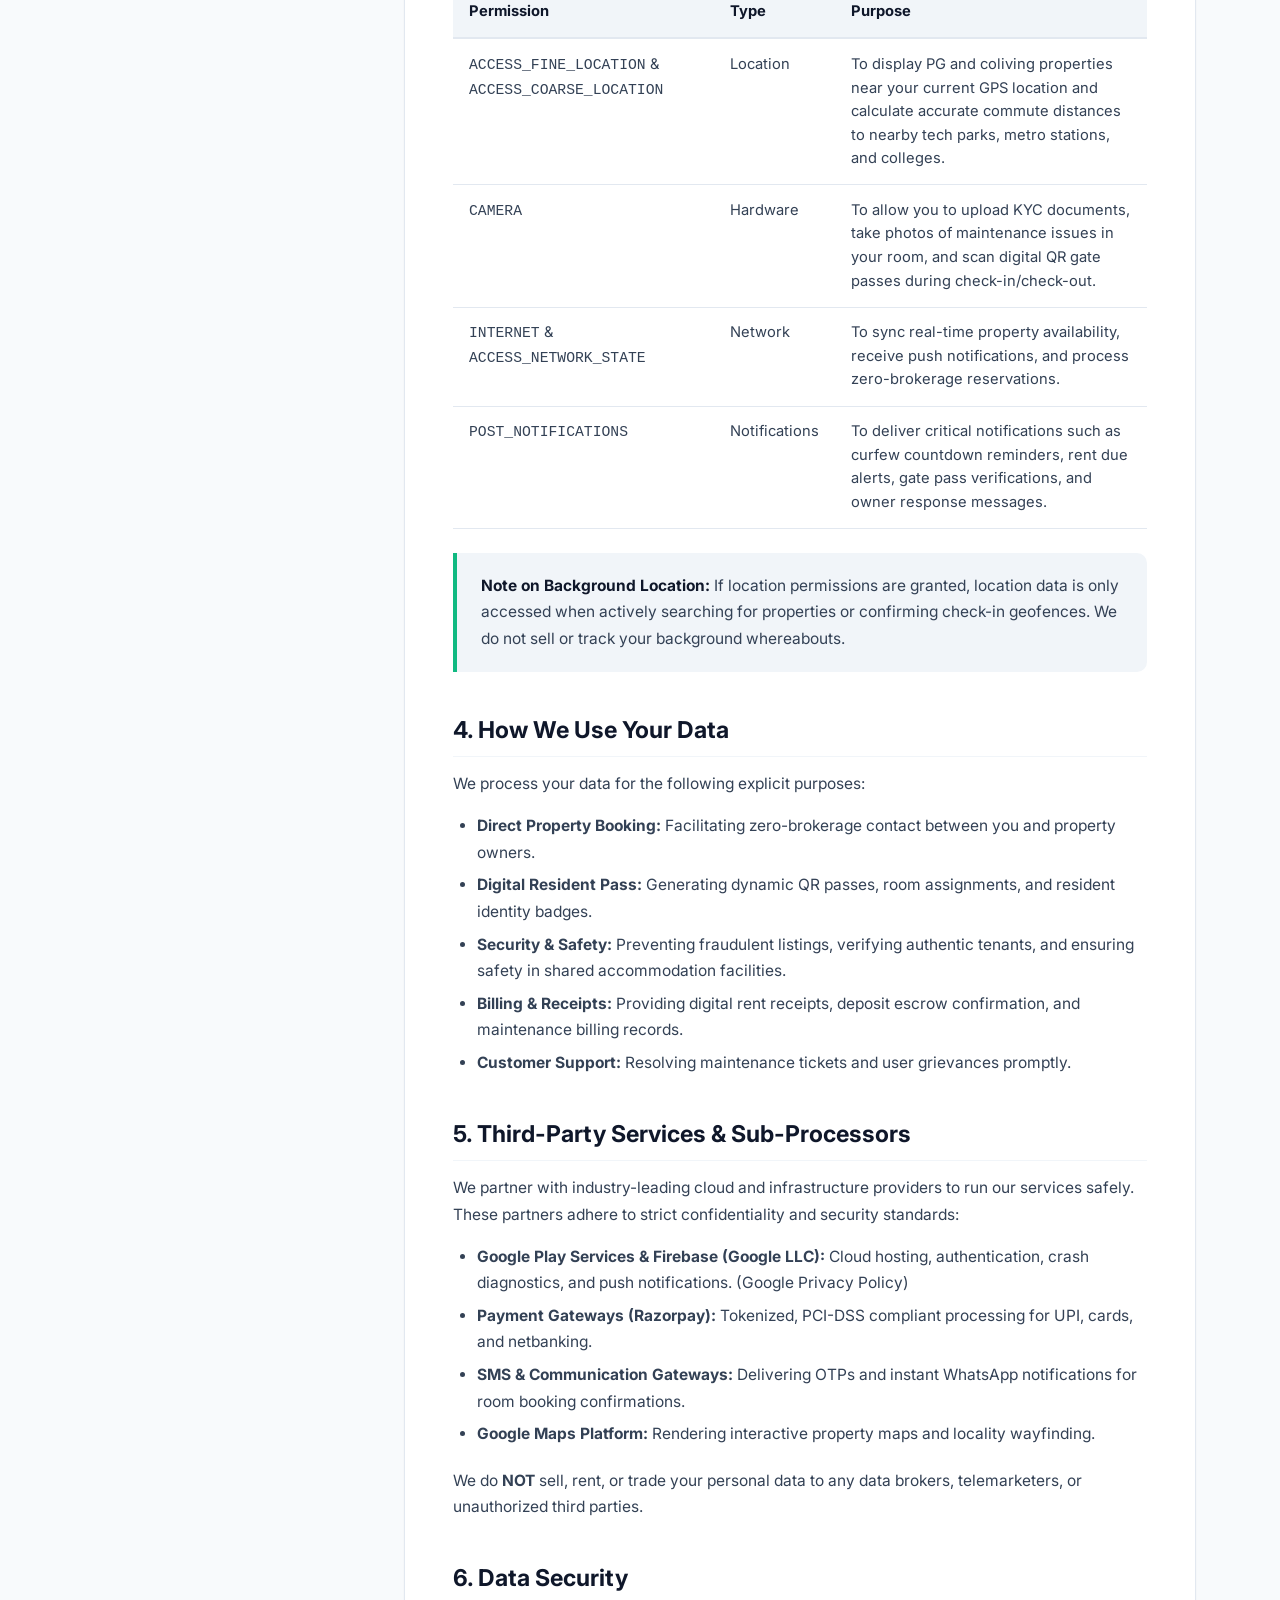
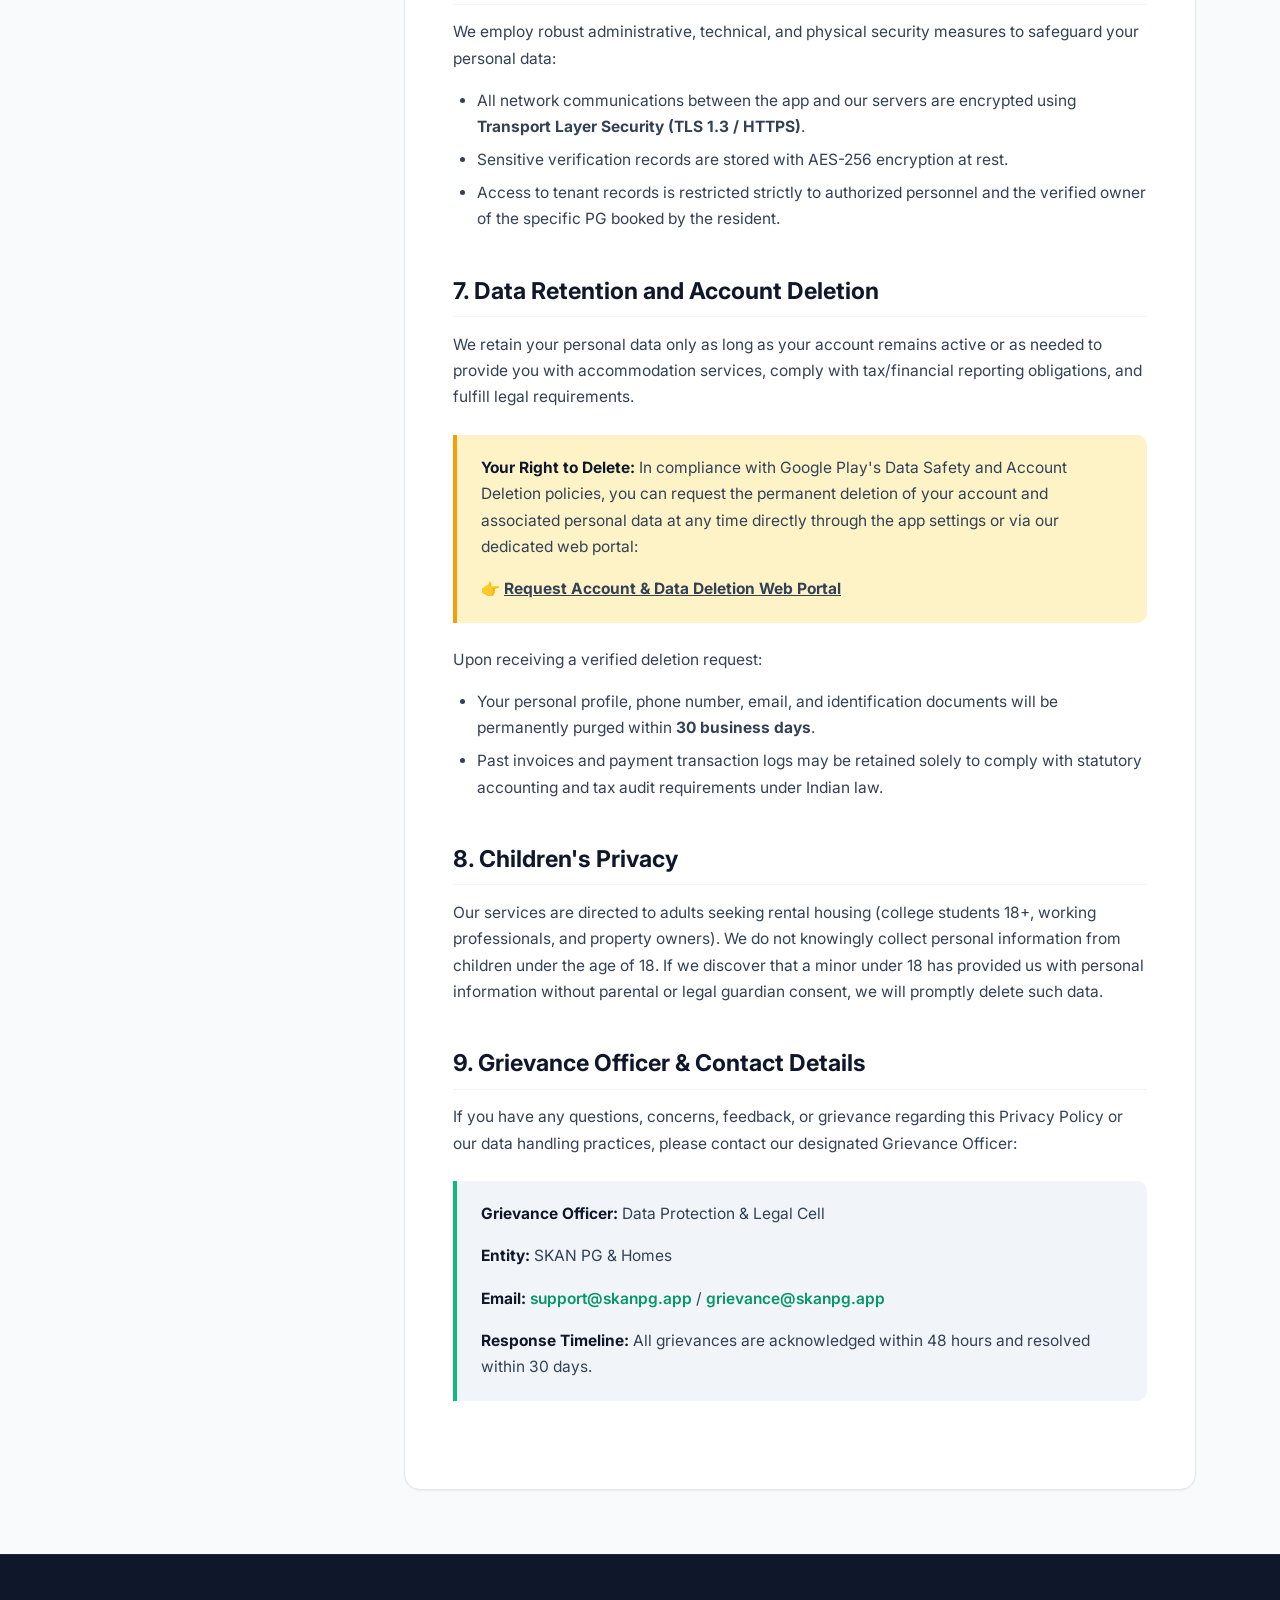
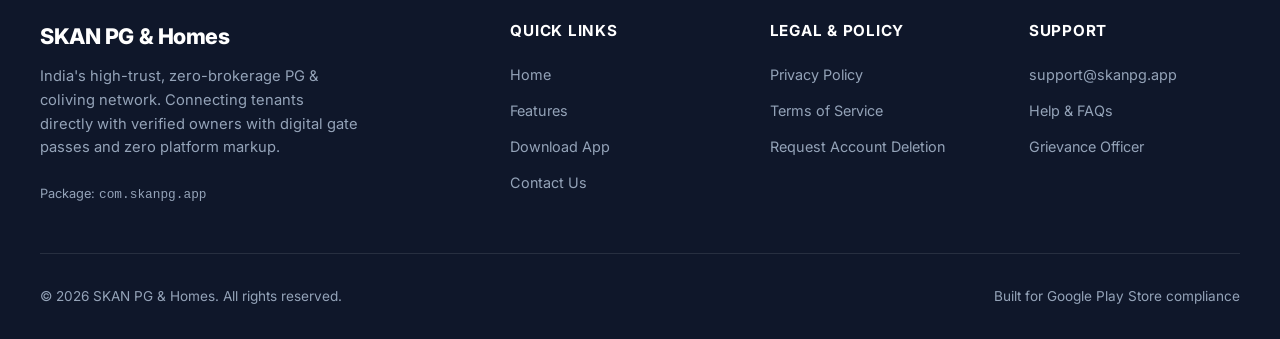
<file: privacy.html>
<!DOCTYPE html>
<html lang="en">
<head>
  <meta charset="UTF-8">
  <meta name="viewport" content="width=device-width, initial-scale=1.0">
  <title>Privacy Policy - SKAN PG & Homes</title>
  <meta name="description" content="Privacy Policy for SKAN PG & Homes mobile application and website. Learn how we collect, protect, and handle your data.">
  <link rel="preconnect" href="https://fonts.googleapis.com">
  <link rel="preconnect" href="https://fonts.gstatic.com" crossorigin>
  <link href="https://fonts.googleapis.com/css2?family=Inter:wght@400;500;600;700;800&display=swap" rel="stylesheet">
  <link rel="stylesheet" href="styles.css">
</head>
<body>

  <!-- Header -->
  <header class="site-header">
    <div class="nav-container">
      <a href="index.html" class="brand-logo">
        <div class="brand-icon">S</div>
        <div class="brand-title">
          <span>SKAN</span>
          <span>PG &amp; HOMES</span>
        </div>
      </a>
      <ul class="nav-links" id="navLinks">
        <li><a href="index.html" class="nav-link">Home</a></li>
        <li><a href="privacy.html" class="nav-link active">Privacy Policy</a></li>
        <li><a href="terms.html" class="nav-link">Terms of Service</a></li>
        <li><a href="delete-account.html" class="nav-link">Account Deletion</a></li>
        <li><a href="contact.html" class="nav-link">Contact</a></li>
      </ul>
      <div class="nav-actions">
        <a href="index.html#download" class="btn btn-primary">Get App</a>
        <button class="mobile-toggle" id="mobileToggle" aria-label="Toggle Navigation">☰</button>
      </div>
    </div>
  </header>

  <!-- Main Policy View -->
  <div class="policy-container">
    
    <!-- Table of Contents Sticky Sidebar -->
    <aside class="policy-sidebar">
      <div class="sidebar-title">Table of Contents</div>
      <ul class="toc-list">
        <li><a href="#intro" class="toc-link active">1. Introduction</a></li>
        <li><a href="#data-collection" class="toc-link">2. Information We Collect</a></li>
        <li><a href="#permissions" class="toc-link">3. Android Permissions</a></li>
        <li><a href="#how-we-use" class="toc-link">4. How We Use Your Data</a></li>
        <li><a href="#third-parties" class="toc-link">5. Third-Party Services</a></li>
        <li><a href="#security" class="toc-link">6. Data Security</a></li>
        <li><a href="#retention-deletion" class="toc-link">7. Retention &amp; Deletion</a></li>
        <li><a href="#children" class="toc-link">8. Children's Privacy</a></li>
        <li><a href="#contact" class="toc-link">9. Grievance &amp; Contact</a></li>
      </ul>
    </aside>

    <!-- Document Content -->
    <main class="policy-content">
      <div class="doc-header">
        <div class="doc-meta">
          <span class="doc-badge">Official Policy</span>
          <span class="doc-date">Effective Date: September 9, 2026</span>
          <span class="doc-date">App: com.skanpg.app</span>
        </div>
        <h1 class="doc-title">Privacy Policy for SKAN PG &amp; Homes</h1>
        <p class="doc-lead">
          This Privacy Policy explains how <strong>SKAN PG &amp; Homes</strong> ("we", "us", or "our") collects, uses, protects, and discloses your information when you use our mobile application (Package ID: <code>com.skanpg.app</code>) and related web services.
        </p>
      </div>

      <!-- Section 1 -->
      <section id="intro" class="policy-section">
        <h2>1. Introduction</h2>
        <p>
          SKAN PG &amp; Homes is a zero-brokerage paying guest (PG), coliving, and rental discovery platform. We connect tenants directly with verified PG owners and property managers. We are committed to transparency and respecting your personal privacy in accordance with applicable laws, including the Information Technology Act (India), the Digital Personal Data Protection Act (DPDPA), and the Google Play Developer Programme Policies.
        </p>
        <p>
          By downloading, installing, or using the <strong>SKAN PG &amp; Homes</strong> mobile application, you consent to the practices described in this policy.
        </p>
      </section>

      <!-- Section 2 -->
      <section id="data-collection" class="policy-section">
        <h2>2. Information We Collect</h2>
        <p>We collect information to provide, maintain, and improve our services to you:</p>

        <h3>A. Information You Provide Directly</h3>
        <ul>
          <li><strong>Account Information:</strong> Name, mobile phone number, email address, and profile photo when you sign up or log in via OTP/Firebase Authentication.</li>
          <li><strong>Tenant KYC &amp; Verification Details:</strong> Government-issued ID proof (e.g., Aadhaar card, PAN, or Passport number/photo), workplace/college name, and emergency contact details required by property owners and local municipal tenant-verification regulations.</li>
          <li><strong>Booking &amp; Stay Details:</strong> Preferred move-in date, room sharing type (single, double, triple), food preferences, and duration of stay.</li>
          <li><strong>Communications:</strong> Messages, customer service inquiries, maintenance tickets, or feedback submitted through the app.</li>
        </ul>

        <h3>B. Information Collected Automatically</h3>
        <ul>
          <li><strong>Device &amp; Hardware Data:</strong> Device model, operating system version, unique device identifiers, IP address, and mobile network information.</li>
          <li><strong>App Usage &amp; Analytics:</strong> Screen views, search queries, interaction with property listings, crash reports, and performance telemetry to detect bugs.</li>
        </ul>

        <h3>C. Financial Information</h3>
        <p>
          When you pay booking deposits or monthly rent, transactions are processed via secure, Reserve Bank of India (RBI) authorized payment gateways (such as Razorpay). We <strong>never</strong> store your complete credit/debit card numbers, CVV, or net banking passwords on our servers. We only store transaction references, payment timestamps, and receipt statuses.
        </p>
      </section>

      <!-- Section 3 -->
      <section id="permissions" class="policy-section">
        <h2>3. Android Device Permissions Requested</h2>
        <p>
          The application requests specific runtime permissions solely to enable vital functional features:
        </p>

        <div class="policy-table-wrapper">
          <table class="policy-table">
            <thead>
              <tr>
                <th>Permission</th>
                <th>Type</th>
                <th>Purpose</th>
              </tr>
            </thead>
            <tbody>
              <tr>
                <td><code>ACCESS_FINE_LOCATION</code> &amp; <code>ACCESS_COARSE_LOCATION</code></td>
                <td>Location</td>
                <td>To display PG and coliving properties near your current GPS location and calculate accurate commute distances to nearby tech parks, metro stations, and colleges.</td>
              </tr>
              <tr>
                <td><code>CAMERA</code></td>
                <td>Hardware</td>
                <td>To allow you to upload KYC documents, take photos of maintenance issues in your room, and scan digital QR gate passes during check-in/check-out.</td>
              </tr>
              <tr>
                <td><code>INTERNET</code> &amp; <code>ACCESS_NETWORK_STATE</code></td>
                <td>Network</td>
                <td>To sync real-time property availability, receive push notifications, and process zero-brokerage reservations.</td>
              </tr>
              <tr>
                <td><code>POST_NOTIFICATIONS</code></td>
                <td>Notifications</td>
                <td>To deliver critical notifications such as curfew countdown reminders, rent due alerts, gate pass verifications, and owner response messages.</td>
              </tr>
            </tbody>
          </table>
        </div>

        <div class="highlight-box">
          <p>
            <strong>Note on Background Location:</strong> If location permissions are granted, location data is only accessed when actively searching for properties or confirming check-in geofences. We do not sell or track your background whereabouts.
          </p>
        </div>
      </section>

      <!-- Section 4 -->
      <section id="how-we-use" class="policy-section">
        <h2>4. How We Use Your Data</h2>
        <p>We process your data for the following explicit purposes:</p>
        <ul>
          <li><strong>Direct Property Booking:</strong> Facilitating zero-brokerage contact between you and property owners.</li>
          <li><strong>Digital Resident Pass:</strong> Generating dynamic QR passes, room assignments, and resident identity badges.</li>
          <li><strong>Security &amp; Safety:</strong> Preventing fraudulent listings, verifying authentic tenants, and ensuring safety in shared accommodation facilities.</li>
          <li><strong>Billing &amp; Receipts:</strong> Providing digital rent receipts, deposit escrow confirmation, and maintenance billing records.</li>
          <li><strong>Customer Support:</strong> Resolving maintenance tickets and user grievances promptly.</li>
        </ul>
      </section>

      <!-- Section 5 -->
      <section id="third-parties" class="policy-section">
        <h2>5. Third-Party Services &amp; Sub-Processors</h2>
        <p>
          We partner with industry-leading cloud and infrastructure providers to run our services safely. These partners adhere to strict confidentiality and security standards:
        </p>
        <ul>
          <li><strong>Google Play Services &amp; Firebase (Google LLC):</strong> Cloud hosting, authentication, crash diagnostics, and push notifications. (<a href="https://policies.google.com/privacy" target="_blank" rel="noopener">Google Privacy Policy</a>)</li>
          <li><strong>Payment Gateways (Razorpay):</strong> Tokenized, PCI-DSS compliant processing for UPI, cards, and netbanking.</li>
          <li><strong>SMS &amp; Communication Gateways:</strong> Delivering OTPs and instant WhatsApp notifications for room booking confirmations.</li>
          <li><strong>Google Maps Platform:</strong> Rendering interactive property maps and locality wayfinding.</li>
        </ul>
        <p>
          We do <strong>NOT</strong> sell, rent, or trade your personal data to any data brokers, telemarketers, or unauthorized third parties.
        </p>
      </section>

      <!-- Section 6 -->
      <section id="security" class="policy-section">
        <h2>6. Data Security</h2>
        <p>
          We employ robust administrative, technical, and physical security measures to safeguard your personal data:
        </p>
        <ul>
          <li>All network communications between the app and our servers are encrypted using <strong>Transport Layer Security (TLS 1.3 / HTTPS)</strong>.</li>
          <li>Sensitive verification records are stored with AES-256 encryption at rest.</li>
          <li>Access to tenant records is restricted strictly to authorized personnel and the verified owner of the specific PG booked by the resident.</li>
        </ul>
      </section>

      <!-- Section 7 -->
      <section id="retention-deletion" class="policy-section">
        <h2>7. Data Retention and Account Deletion</h2>
        <p>
          We retain your personal data only as long as your account remains active or as needed to provide you with accommodation services, comply with tax/financial reporting obligations, and fulfill legal requirements.
        </p>
        
        <div class="highlight-box warning">
          <p>
            <strong>Your Right to Delete:</strong> In compliance with Google Play's Data Safety and Account Deletion policies, you can request the permanent deletion of your account and associated personal data at any time directly through the app settings or via our dedicated web portal:
          </p>
          <p style="margin-top: 0.75rem;">
            👉 <a href="delete-account.html" style="font-weight: 700; text-decoration: underline;">Request Account &amp; Data Deletion Web Portal</a>
          </p>
        </div>

        <p>
          Upon receiving a verified deletion request:
        </p>
        <ul>
          <li>Your personal profile, phone number, email, and identification documents will be permanently purged within <strong>30 business days</strong>.</li>
          <li>Past invoices and payment transaction logs may be retained solely to comply with statutory accounting and tax audit requirements under Indian law.</li>
        </ul>
      </section>

      <!-- Section 8 -->
      <section id="children" class="policy-section">
        <h2>8. Children's Privacy</h2>
        <p>
          Our services are directed to adults seeking rental housing (college students 18+, working professionals, and property owners). We do not knowingly collect personal information from children under the age of 18. If we discover that a minor under 18 has provided us with personal information without parental or legal guardian consent, we will promptly delete such data.
        </p>
      </section>

      <!-- Section 9 -->
      <section id="contact" class="policy-section">
        <h2>9. Grievance Officer &amp; Contact Details</h2>
        <p>
          If you have any questions, concerns, feedback, or grievance regarding this Privacy Policy or our data handling practices, please contact our designated Grievance Officer:
        </p>
        
        <div class="highlight-box">
          <p><strong>Grievance Officer:</strong> Data Protection &amp; Legal Cell</p>
          <p><strong>Entity:</strong> SKAN PG &amp; Homes</p>
          <p><strong>Email:</strong> <a href="mailto:support@skanpg.app" style="color: var(--accent-emerald-dark); font-weight: 600;">support@skanpg.app</a> / <a href="mailto:grievance@skanpg.app" style="color: var(--accent-emerald-dark); font-weight: 600;">grievance@skanpg.app</a></p>
          <p><strong>Response Timeline:</strong> All grievances are acknowledged within 48 hours and resolved within 30 days.</p>
        </div>
      </section>

    </main>
  </div>

  <!-- Footer -->
  <footer class="site-footer">
    <div class="footer-container">
      <div class="footer-brand">
        <h4>SKAN PG &amp; Homes</h4>
        <p>
          India's high-trust, zero-brokerage PG &amp; coliving network. Connecting tenants directly with verified owners with digital gate passes and zero platform markup.
        </p>
        <span style="font-size: 0.8rem; color: var(--color-slate-light);">Package: <code>com.skanpg.app</code></span>
      </div>

      <div class="footer-col">
        <h5>Quick Links</h5>
        <ul>
          <li><a href="index.html">Home</a></li>
          <li><a href="index.html#features">Features</a></li>
          <li><a href="index.html#download">Download App</a></li>
          <li><a href="contact.html">Contact Us</a></li>
        </ul>
      </div>

      <div class="footer-col">
        <h5>Legal &amp; Policy</h5>
        <ul>
          <li><a href="privacy.html">Privacy Policy</a></li>
          <li><a href="terms.html">Terms of Service</a></li>
          <li><a href="delete-account.html">Request Account Deletion</a></li>
        </ul>
      </div>

      <div class="footer-col">
        <h5>Support</h5>
        <ul>
          <li><a href="mailto:support@skanpg.app">support@skanpg.app</a></li>
          <li><a href="contact.html">Help &amp; FAQs</a></li>
          <li><a href="contact.html#grievance">Grievance Officer</a></li>
        </ul>
      </div>
    </div>

    <div class="footer-bottom">
      <p>&copy; 2026 SKAN PG &amp; Homes. All rights reserved.</p>
      <p>Built for Google Play Store compliance</p>
    </div>
  </footer>

  <script src="script.js"></script>
</body>
</html>
</file>
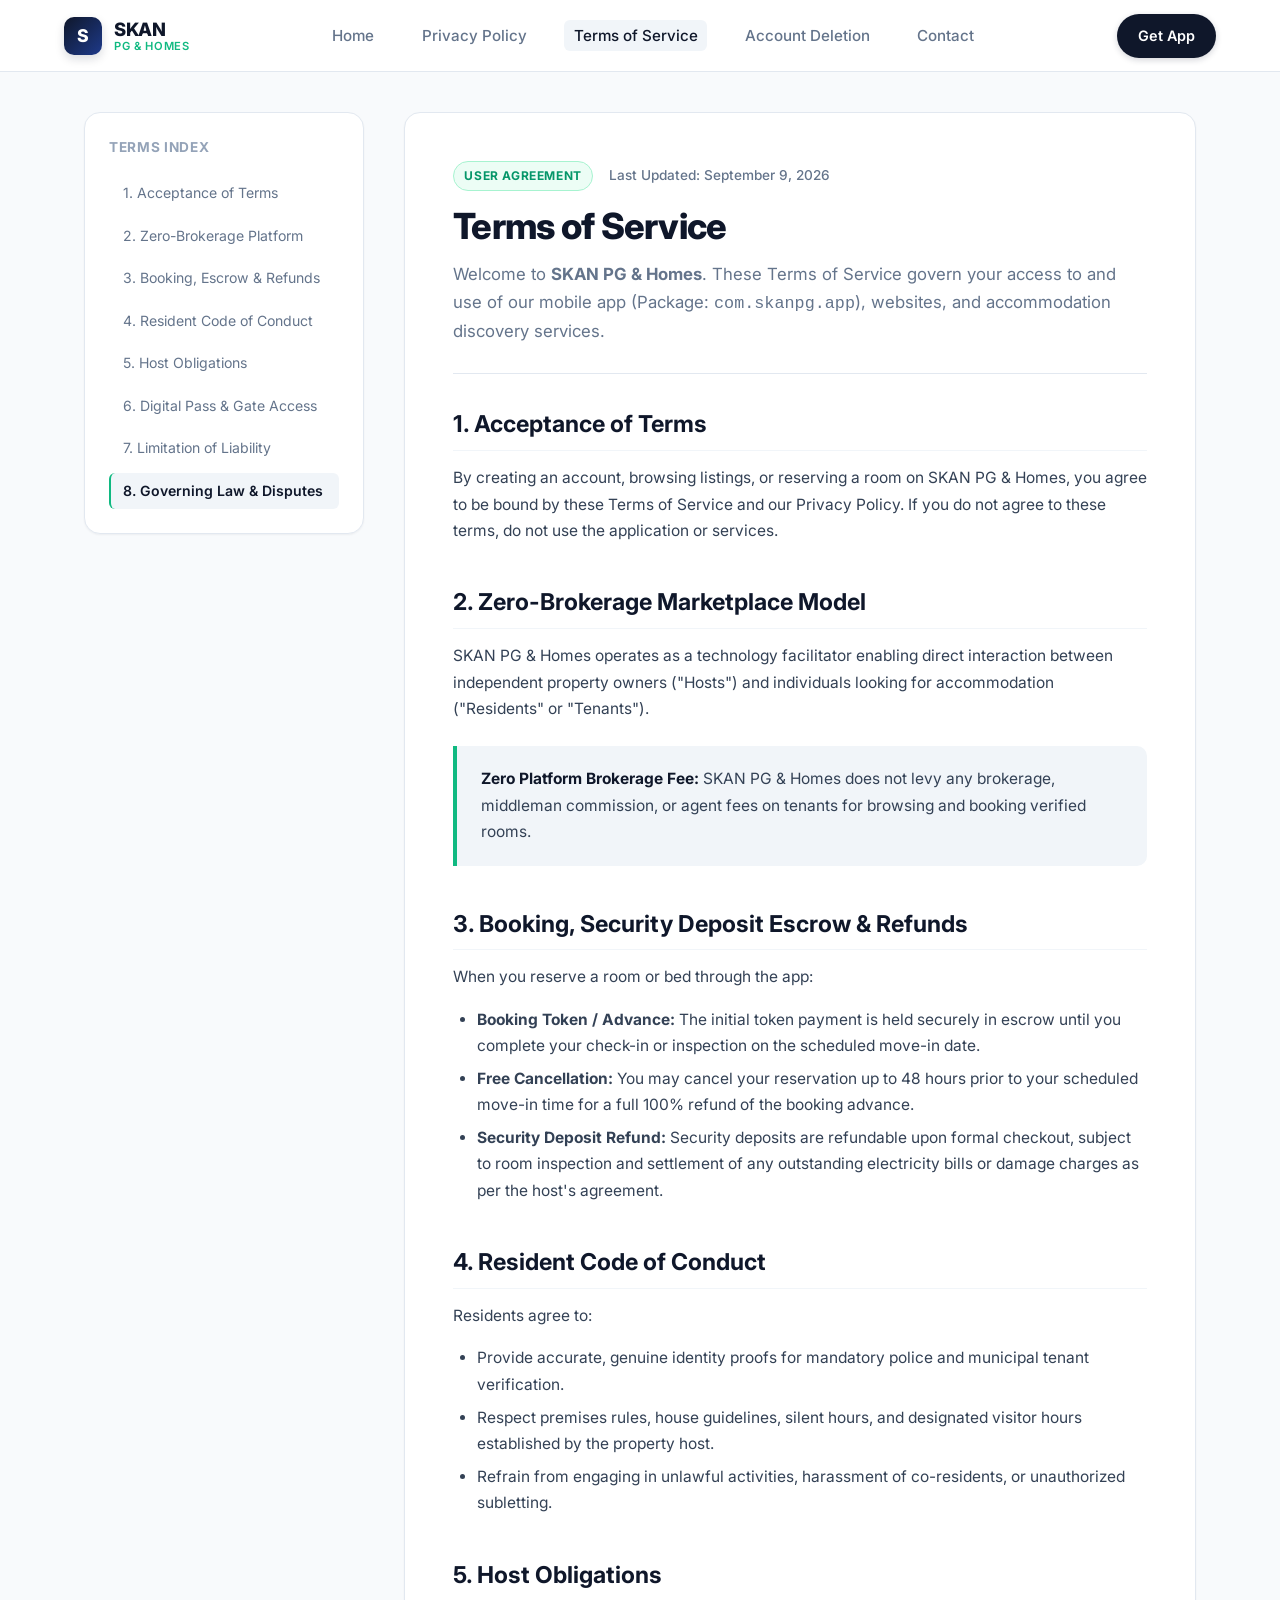
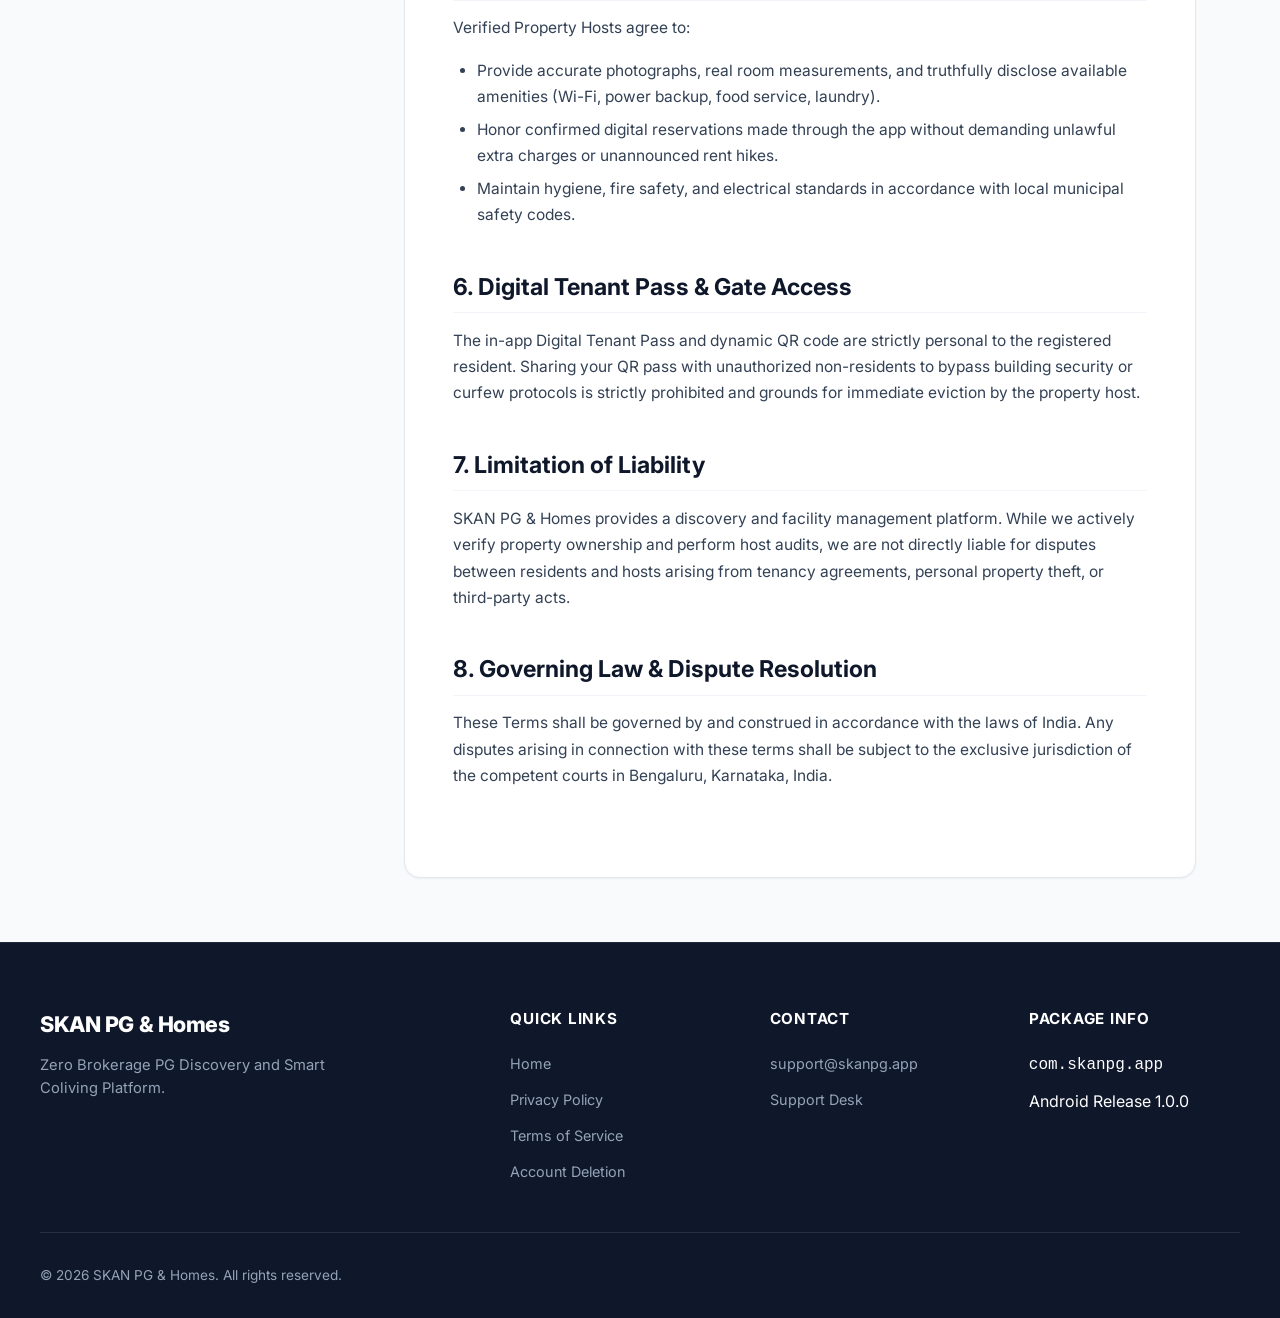
<file: terms.html>
<!DOCTYPE html>
<html lang="en">
<head>
  <meta charset="UTF-8">
  <meta name="viewport" content="width=device-width, initial-scale=1.0">
  <title>Terms of Service - SKAN PG &amp; Homes</title>
  <meta name="description" content="Terms of Service and User Agreement for SKAN PG & Homes application and platform.">
  <link rel="preconnect" href="https://fonts.googleapis.com">
  <link rel="preconnect" href="https://fonts.gstatic.com" crossorigin>
  <link href="https://fonts.googleapis.com/css2?family=Inter:wght@400;500;600;700;800&display=swap" rel="stylesheet">
  <link rel="stylesheet" href="styles.css">
</head>
<body>

  <!-- Header -->
  <header class="site-header">
    <div class="nav-container">
      <a href="index.html" class="brand-logo">
        <div class="brand-icon">S</div>
        <div class="brand-title">
          <span>SKAN</span>
          <span>PG &amp; HOMES</span>
        </div>
      </a>
      <ul class="nav-links" id="navLinks">
        <li><a href="index.html" class="nav-link">Home</a></li>
        <li><a href="privacy.html" class="nav-link">Privacy Policy</a></li>
        <li><a href="terms.html" class="nav-link active">Terms of Service</a></li>
        <li><a href="delete-account.html" class="nav-link">Account Deletion</a></li>
        <li><a href="contact.html" class="nav-link">Contact</a></li>
      </ul>
      <div class="nav-actions">
        <a href="index.html#download" class="btn btn-primary">Get App</a>
        <button class="mobile-toggle" id="mobileToggle" aria-label="Toggle Navigation">☰</button>
      </div>
    </div>
  </header>

  <div class="policy-container">
    <!-- Sidebar -->
    <aside class="policy-sidebar">
      <div class="sidebar-title">Terms Index</div>
      <ul class="toc-list">
        <li><a href="#acceptance" class="toc-link active">1. Acceptance of Terms</a></li>
        <li><a href="#marketplace" class="toc-link">2. Zero-Brokerage Platform</a></li>
        <li><a href="#booking-refunds" class="toc-link">3. Booking, Escrow &amp; Refunds</a></li>
        <li><a href="#tenant-obligations" class="toc-link">4. Resident Code of Conduct</a></li>
        <li><a href="#host-obligations" class="toc-link">5. Host Obligations</a></li>
        <li><a href="#digital-pass" class="toc-link">6. Digital Pass &amp; Gate Access</a></li>
        <li><a href="#limitation" class="toc-link">7. Limitation of Liability</a></li>
        <li><a href="#disputes" class="toc-link">8. Governing Law &amp; Disputes</a></li>
      </ul>
    </aside>

    <!-- Main Content -->
    <main class="policy-content">
      <div class="doc-header">
        <div class="doc-meta">
          <span class="doc-badge">User Agreement</span>
          <span class="doc-date">Last Updated: September 9, 2026</span>
        </div>
        <h1 class="doc-title">Terms of Service</h1>
        <p class="doc-lead">
          Welcome to <strong>SKAN PG &amp; Homes</strong>. These Terms of Service govern your access to and use of our mobile app (Package: <code>com.skanpg.app</code>), websites, and accommodation discovery services.
        </p>
      </div>

      <section id="acceptance" class="policy-section">
        <h2>1. Acceptance of Terms</h2>
        <p>
          By creating an account, browsing listings, or reserving a room on SKAN PG &amp; Homes, you agree to be bound by these Terms of Service and our Privacy Policy. If you do not agree to these terms, do not use the application or services.
        </p>
      </section>

      <section id="marketplace" class="policy-section">
        <h2>2. Zero-Brokerage Marketplace Model</h2>
        <p>
          SKAN PG &amp; Homes operates as a technology facilitator enabling direct interaction between independent property owners ("Hosts") and individuals looking for accommodation ("Residents" or "Tenants").
        </p>
        <div class="highlight-box">
          <p>
            <strong>Zero Platform Brokerage Fee:</strong> SKAN PG &amp; Homes does not levy any brokerage, middleman commission, or agent fees on tenants for browsing and booking verified rooms.
          </p>
        </div>
      </section>

      <section id="booking-refunds" class="policy-section">
        <h2>3. Booking, Security Deposit Escrow &amp; Refunds</h2>
        <p>
          When you reserve a room or bed through the app:
        </p>
        <ul>
          <li><strong>Booking Token / Advance:</strong> The initial token payment is held securely in escrow until you complete your check-in or inspection on the scheduled move-in date.</li>
          <li><strong>Free Cancellation:</strong> You may cancel your reservation up to 48 hours prior to your scheduled move-in time for a full 100% refund of the booking advance.</li>
          <li><strong>Security Deposit Refund:</strong> Security deposits are refundable upon formal checkout, subject to room inspection and settlement of any outstanding electricity bills or damage charges as per the host's agreement.</li>
        </ul>
      </section>

      <section id="tenant-obligations" class="policy-section">
        <h2>4. Resident Code of Conduct</h2>
        <p>Residents agree to:</p>
        <ul>
          <li>Provide accurate, genuine identity proofs for mandatory police and municipal tenant verification.</li>
          <li>Respect premises rules, house guidelines, silent hours, and designated visitor hours established by the property host.</li>
          <li>Refrain from engaging in unlawful activities, harassment of co-residents, or unauthorized subletting.</li>
        </ul>
      </section>

      <section id="host-obligations" class="policy-section">
        <h2>5. Host Obligations</h2>
        <p>Verified Property Hosts agree to:</p>
        <ul>
          <li>Provide accurate photographs, real room measurements, and truthfully disclose available amenities (Wi-Fi, power backup, food service, laundry).</li>
          <li>Honor confirmed digital reservations made through the app without demanding unlawful extra charges or unannounced rent hikes.</li>
          <li>Maintain hygiene, fire safety, and electrical standards in accordance with local municipal safety codes.</li>
        </ul>
      </section>

      <section id="digital-pass" class="policy-section">
        <h2>6. Digital Tenant Pass &amp; Gate Access</h2>
        <p>
          The in-app Digital Tenant Pass and dynamic QR code are strictly personal to the registered resident. Sharing your QR pass with unauthorized non-residents to bypass building security or curfew protocols is strictly prohibited and grounds for immediate eviction by the property host.
        </p>
      </section>

      <section id="limitation" class="policy-section">
        <h2>7. Limitation of Liability</h2>
        <p>
          SKAN PG &amp; Homes provides a discovery and facility management platform. While we actively verify property ownership and perform host audits, we are not directly liable for disputes between residents and hosts arising from tenancy agreements, personal property theft, or third-party acts.
        </p>
      </section>

      <section id="disputes" class="policy-section">
        <h2>8. Governing Law &amp; Dispute Resolution</h2>
        <p>
          These Terms shall be governed by and construed in accordance with the laws of India. Any disputes arising in connection with these terms shall be subject to the exclusive jurisdiction of the competent courts in Bengaluru, Karnataka, India.
        </p>
      </section>
    </main>
  </div>

  <!-- Footer -->
  <footer class="site-footer">
    <div class="footer-container">
      <div class="footer-brand">
        <h4>SKAN PG &amp; Homes</h4>
        <p>
          Zero Brokerage PG Discovery and Smart Coliving Platform.
        </p>
      </div>
      <div class="footer-col">
        <h5>Quick Links</h5>
        <ul>
          <li><a href="index.html">Home</a></li>
          <li><a href="privacy.html">Privacy Policy</a></li>
          <li><a href="terms.html">Terms of Service</a></li>
          <li><a href="delete-account.html">Account Deletion</a></li>
        </ul>
      </div>
      <div class="footer-col">
        <h5>Contact</h5>
        <ul>
          <li><a href="mailto:support@skanpg.app">support@skanpg.app</a></li>
          <li><a href="contact.html">Support Desk</a></li>
        </ul>
      </div>
      <div class="footer-col">
        <h5>Package Info</h5>
        <ul>
          <li><code>com.skanpg.app</code></li>
          <li>Android Release 1.0.0</li>
        </ul>
      </div>
    </div>
    <div class="footer-bottom">
      <p>&copy; 2026 SKAN PG &amp; Homes. All rights reserved.</p>
    </div>
  </footer>

  <script src="script.js"></script>
</body>
</html>
</file>
<file: styles.css>
/* ==========================================================================
   SKAN PG & HOMES - DESIGN SYSTEM & STYLES
   Zero-brokerage, high-trust organic marketplace design system
   ========================================================================== */

:root {
  /* Color Palette */
  --bg-canvas: #F8FAFC;
  --surface-card: #FFFFFF;
  --surface-card-subtle: #F1F5F9;
  
  --color-midnight: #0F172A;
  --color-midnight-light: #1E293B;
  --color-slate-dark: #334155;
  --color-slate: #64748B;
  --color-slate-light: #94A3B8;
  --border-subtle: #E2E8F0;
  --border-strong: #CBD5E1;

  /* Brand Accents */
  --accent-emerald: #10B981;
  --accent-emerald-dark: #059669;
  --accent-emerald-bg: #ECFDF5;
  --accent-emerald-border: #A7F3D0;

  --accent-saffron: #F59E0B;
  --accent-saffron-dark: #D97706;
  --accent-saffron-bg: #FEF3C7;

  --accent-navy: #1E3A8A;
  --accent-blue-bg: #EFF6FF;

  --color-danger: #EF4444;
  --color-danger-bg: #FEF2F2;

  /* Typography */
  --font-family: 'Inter', -apple-system, BlinkMacSystemFont, 'Segoe UI', Roboto, Helvetica, Arial, sans-serif;
  
  /* Shadows */
  --shadow-sm: 0 1px 2px 0 rgba(15, 23, 42, 0.05);
  --shadow-md: 0 4px 6px -1px rgba(15, 23, 42, 0.07), 0 2px 4px -2px rgba(15, 23, 42, 0.05);
  --shadow-lg: 0 10px 15px -3px rgba(15, 23, 42, 0.08), 0 4px 6px -4px rgba(15, 23, 42, 0.04);
  --shadow-xl: 0 20px 25px -5px rgba(15, 23, 42, 0.1), 0 8px 10px -6px rgba(15, 23, 42, 0.05);

  /* Radius */
  --radius-sm: 6px;
  --radius-md: 10px;
  --radius-lg: 16px;
  --radius-xl: 24px;
  --radius-pill: 9999px;

  /* Transitions */
  --transition-fast: 0.15s ease;
  --transition-normal: 0.25s ease;
}

*, *::before, *::after {
  box-sizing: border-box;
  margin: 0;
  padding: 0;
}

html {
  font-family: var(--font-family);
  font-size: 16px;
  scroll-behavior: smooth;
  color: var(--color-midnight);
  background-color: var(--bg-canvas);
  -webkit-font-smoothing: antialiased;
}

body {
  min-height: 100vh;
  display: flex;
  flex-direction: column;
  line-height: 1.6;
}

a {
  color: inherit;
  text-decoration: none;
  transition: color var(--transition-fast);
}

img {
  max-width: 100%;
  height: auto;
  display: block;
}

/* ==========================================================================
   NAVIGATION BAR
   ========================================================================== */
.site-header {
  position: sticky;
  top: 0;
  z-index: 100;
  background: rgba(255, 255, 255, 0.9);
  backdrop-filter: blur(12px);
  -webkit-backdrop-filter: blur(12px);
  border-bottom: 1px solid var(--border-subtle);
  transition: all var(--transition-normal);
}

.nav-container {
  max-width: 1200px;
  margin: 0 auto;
  padding: 0.85rem 1.5rem;
  display: flex;
  align-items: center;
  justify-content: space-between;
}

.brand-logo {
  display: flex;
  align-items: center;
  gap: 0.75rem;
  font-weight: 700;
  font-size: 1.25rem;
  color: var(--color-midnight);
  letter-spacing: -0.02em;
}

.brand-icon {
  width: 38px;
  height: 38px;
  background: linear-gradient(135deg, var(--color-midnight) 0%, #1E3A8A 100%);
  border-radius: var(--radius-md);
  display: flex;
  align-items: center;
  justify-content: center;
  color: #fff;
  font-weight: 800;
  font-size: 1.1rem;
  box-shadow: 0 4px 10px rgba(15, 23, 42, 0.15);
}

.brand-title {
  display: flex;
  flex-direction: column;
  line-height: 1.1;
}

.brand-title span:first-child {
  font-weight: 800;
  font-size: 1.15rem;
  color: var(--color-midnight);
}

.brand-title span:last-child {
  font-weight: 600;
  font-size: 0.7rem;
  color: var(--accent-emerald);
  letter-spacing: 0.06em;
  text-transform: uppercase;
}

.nav-links {
  display: flex;
  align-items: center;
  gap: 1.75rem;
  list-style: none;
}

.nav-link {
  font-size: 0.95rem;
  font-weight: 500;
  color: var(--color-slate);
  padding: 0.4rem 0.6rem;
  border-radius: var(--radius-sm);
  transition: all var(--transition-fast);
}

.nav-link:hover, .nav-link.active {
  color: var(--color-midnight);
  background-color: var(--surface-card-subtle);
}

.nav-actions {
  display: flex;
  align-items: center;
  gap: 1rem;
}

.btn {
  display: inline-flex;
  align-items: center;
  justify-content: center;
  gap: 0.5rem;
  padding: 0.6rem 1.25rem;
  font-size: 0.9rem;
  font-weight: 600;
  border-radius: var(--radius-pill);
  cursor: pointer;
  transition: all var(--transition-fast);
  border: 1px solid transparent;
  text-decoration: none;
}

.btn-primary {
  background-color: var(--color-midnight);
  color: #fff;
  box-shadow: 0 2px 6px rgba(15, 23, 42, 0.18);
}

.btn-primary:hover {
  background-color: var(--color-midnight-light);
  transform: translateY(-1px);
  box-shadow: var(--shadow-md);
}

.btn-secondary {
  background-color: var(--surface-card);
  color: var(--color-midnight);
  border-color: var(--border-strong);
}

.btn-secondary:hover {
  background-color: var(--surface-card-subtle);
}

.btn-emerald {
  background-color: var(--accent-emerald);
  color: #fff;
}

.btn-emerald:hover {
  background-color: var(--accent-emerald-dark);
}

.btn-danger {
  background-color: var(--color-danger);
  color: #fff;
}

.btn-danger:hover {
  background-color: #dc2626;
}

.mobile-toggle {
  display: none;
  background: none;
  border: none;
  font-size: 1.5rem;
  cursor: pointer;
  color: var(--color-midnight);
}

/* ==========================================================================
   HERO / BANNER SECTION
   ========================================================================== */
.hero-section {
  padding: 4.5rem 1.5rem 3.5rem;
  text-align: center;
  background: radial-gradient(circle at 50% 0%, #FFFFFF 0%, var(--bg-canvas) 85%);
  border-bottom: 1px solid var(--border-subtle);
  position: relative;
  overflow: hidden;
}

.hero-badge {
  display: inline-flex;
  align-items: center;
  gap: 0.5rem;
  padding: 0.35rem 0.9rem;
  background-color: var(--accent-emerald-bg);
  border: 1px solid var(--accent-emerald-border);
  color: var(--accent-emerald-dark);
  font-size: 0.82rem;
  font-weight: 700;
  border-radius: var(--radius-pill);
  margin-bottom: 1.5rem;
  text-transform: uppercase;
  letter-spacing: 0.05em;
}

.hero-title {
  font-size: 2.85rem;
  line-height: 1.18;
  font-weight: 800;
  letter-spacing: -0.03em;
  color: var(--color-midnight);
  max-width: 800px;
  margin: 0 auto 1.25rem;
}

.hero-title .highlight {
  color: var(--accent-emerald);
  background: linear-gradient(135deg, #059669 0%, #10B981 100%);
  -webkit-background-clip: text;
  -webkit-text-fill-color: transparent;
}

.hero-subtitle {
  font-size: 1.15rem;
  color: var(--color-slate);
  max-width: 650px;
  margin: 0 auto 2.25rem;
  line-height: 1.6;
}

.hero-ctas {
  display: flex;
  align-items: center;
  justify-content: center;
  gap: 1rem;
  flex-wrap: wrap;
  margin-bottom: 3rem;
}

.google-play-badge {
  display: inline-flex;
  align-items: center;
  gap: 0.75rem;
  background-color: var(--color-midnight);
  color: #fff;
  padding: 0.65rem 1.4rem;
  border-radius: var(--radius-md);
  border: 1px solid rgba(255, 255, 255, 0.15);
  box-shadow: var(--shadow-lg);
  transition: transform var(--transition-fast);
}

.google-play-badge:hover {
  transform: translateY(-2px);
  background-color: #000;
}

.google-play-badge svg {
  width: 28px;
  height: 28px;
  fill: currentColor;
}

.google-play-badge .badge-text {
  text-align: left;
  line-height: 1.2;
}

.google-play-badge .badge-label {
  font-size: 0.7rem;
  text-transform: uppercase;
  color: var(--color-slate-light);
  letter-spacing: 0.05em;
}

.google-play-badge .badge-brand {
  font-size: 1.05rem;
  font-weight: 700;
}

.stats-bar {
  display: flex;
  justify-content: center;
  gap: 3rem;
  flex-wrap: wrap;
  margin-top: 2rem;
  padding-top: 2rem;
  border-top: 1px dashed var(--border-subtle);
  max-width: 800px;
  margin-left: auto;
  margin-right: auto;
}

.stat-item {
  text-align: center;
}

.stat-val {
  font-size: 1.65rem;
  font-weight: 800;
  color: var(--color-midnight);
}

.stat-label {
  font-size: 0.85rem;
  color: var(--color-slate);
  font-weight: 500;
}

/* ==========================================================================
   FEATURE CARDS
   ========================================================================== */
.features-section {
  padding: 4.5rem 1.5rem;
  max-width: 1200px;
  margin: 0 auto;
}

.section-header {
  text-align: center;
  max-width: 700px;
  margin: 0 auto 3rem;
}

.section-tag {
  font-size: 0.8rem;
  font-weight: 700;
  text-transform: uppercase;
  letter-spacing: 0.08em;
  color: var(--accent-emerald);
  margin-bottom: 0.5rem;
  display: inline-block;
}

.section-title {
  font-size: 2.15rem;
  font-weight: 800;
  color: var(--color-midnight);
  letter-spacing: -0.02em;
  margin-bottom: 0.85rem;
}

.section-desc {
  font-size: 1.05rem;
  color: var(--color-slate);
}

.features-grid {
  display: grid;
  grid-template-columns: repeat(auto-fit, minmax(320px, 1fr));
  gap: 1.75rem;
}

.feature-card {
  background: var(--surface-card);
  border: 1px solid var(--border-subtle);
  border-radius: var(--radius-lg);
  padding: 2rem;
  box-shadow: var(--shadow-sm);
  transition: all var(--transition-normal);
  display: flex;
  flex-direction: column;
  gap: 1rem;
}

.feature-card:hover {
  transform: translateY(-4px);
  box-shadow: var(--shadow-xl);
  border-color: var(--border-strong);
}

.feature-icon-wrapper {
  width: 48px;
  height: 48px;
  border-radius: var(--radius-md);
  display: flex;
  align-items: center;
  justify-content: center;
  font-size: 1.5rem;
}

.feature-icon-emerald {
  background-color: var(--accent-emerald-bg);
  color: var(--accent-emerald-dark);
}

.feature-icon-saffron {
  background-color: var(--accent-saffron-bg);
  color: var(--accent-saffron-dark);
}

.feature-icon-navy {
  background-color: var(--accent-blue-bg);
  color: var(--accent-navy);
}

.feature-card h3 {
  font-size: 1.25rem;
  font-weight: 700;
  color: var(--color-midnight);
}

.feature-card p {
  font-size: 0.95rem;
  color: var(--color-slate);
  line-height: 1.6;
}

/* ==========================================================================
   DOCUMENT & POLICY PAGE LAYOUT
   ========================================================================== */
.policy-container {
  max-width: 1160px;
  margin: 2.5rem auto 4rem;
  padding: 0 1.5rem;
  display: grid;
  grid-template-columns: 280px 1fr;
  gap: 2.5rem;
  align-items: start;
}

.policy-sidebar {
  position: sticky;
  top: 5rem;
  background: var(--surface-card);
  border: 1px solid var(--border-subtle);
  border-radius: var(--radius-lg);
  padding: 1.5rem;
  box-shadow: var(--shadow-sm);
}

.sidebar-title {
  font-size: 0.85rem;
  font-weight: 700;
  text-transform: uppercase;
  letter-spacing: 0.05em;
  color: var(--color-slate-light);
  margin-bottom: 1rem;
}

.toc-list {
  list-style: none;
  display: flex;
  flex-direction: column;
  gap: 0.35rem;
}

.toc-link {
  display: block;
  font-size: 0.88rem;
  color: var(--color-slate);
  padding: 0.45rem 0.75rem;
  border-radius: var(--radius-sm);
  transition: all var(--transition-fast);
  border-left: 2px solid transparent;
}

.toc-link:hover, .toc-link.active {
  color: var(--color-midnight);
  background-color: var(--surface-card-subtle);
  border-left-color: var(--accent-emerald);
  font-weight: 600;
}

.policy-content {
  background: var(--surface-card);
  border: 1px solid var(--border-subtle);
  border-radius: var(--radius-lg);
  padding: 3rem;
  box-shadow: var(--shadow-sm);
}

.doc-header {
  border-bottom: 1px solid var(--border-subtle);
  padding-bottom: 1.75rem;
  margin-bottom: 2rem;
}

.doc-meta {
  display: flex;
  align-items: center;
  gap: 1rem;
  margin-bottom: 0.85rem;
  flex-wrap: wrap;
}

.doc-badge {
  display: inline-block;
  font-size: 0.75rem;
  font-weight: 700;
  text-transform: uppercase;
  letter-spacing: 0.05em;
  padding: 0.25rem 0.65rem;
  border-radius: var(--radius-pill);
  background-color: var(--accent-emerald-bg);
  color: var(--accent-emerald-dark);
  border: 1px solid var(--accent-emerald-border);
}

.doc-date {
  font-size: 0.85rem;
  color: var(--color-slate);
  font-weight: 500;
}

.doc-title {
  font-size: 2.25rem;
  font-weight: 800;
  color: var(--color-midnight);
  letter-spacing: -0.02em;
  line-height: 1.25;
  margin-bottom: 0.75rem;
}

.doc-lead {
  font-size: 1.05rem;
  color: var(--color-slate);
  line-height: 1.65;
}

.policy-section {
  margin-bottom: 2.5rem;
  scroll-margin-top: 6rem;
}

.policy-section h2 {
  font-size: 1.45rem;
  font-weight: 700;
  color: var(--color-midnight);
  margin-bottom: 0.9rem;
  padding-bottom: 0.4rem;
  border-bottom: 1px solid var(--surface-card-subtle);
  display: flex;
  align-items: center;
  gap: 0.5rem;
}

.policy-section h3 {
  font-size: 1.15rem;
  font-weight: 600;
  color: var(--color-slate-dark);
  margin: 1.25rem 0 0.5rem;
}

.policy-section p {
  color: var(--color-slate-dark);
  margin-bottom: 1rem;
  font-size: 0.97rem;
  line-height: 1.7;
}

.policy-section ul, .policy-section ol {
  margin-left: 1.5rem;
  margin-bottom: 1.25rem;
  color: var(--color-slate-dark);
  font-size: 0.97rem;
  line-height: 1.7;
}

.policy-section li {
  margin-bottom: 0.4rem;
}

.highlight-box {
  background: var(--surface-card-subtle);
  border-left: 4px solid var(--accent-emerald);
  padding: 1.25rem 1.5rem;
  border-radius: 0 var(--radius-md) var(--radius-md) 0;
  margin: 1.5rem 0;
}

.highlight-box.warning {
  border-left-color: var(--accent-saffron);
  background: var(--accent-saffron-bg);
}

.highlight-box.danger {
  border-left-color: var(--color-danger);
  background: var(--color-danger-bg);
}

.highlight-box p:last-child {
  margin-bottom: 0;
}

.highlight-box strong {
  color: var(--color-midnight);
}

.policy-table-wrapper {
  overflow-x: auto;
  margin: 1.5rem 0;
}

.policy-table {
  width: 100%;
  border-collapse: collapse;
  font-size: 0.92rem;
  text-align: left;
}

.policy-table th {
  background-color: var(--surface-card-subtle);
  padding: 0.85rem 1rem;
  font-weight: 700;
  color: var(--color-midnight);
  border-bottom: 2px solid var(--border-subtle);
}

.policy-table td {
  padding: 0.85rem 1rem;
  border-bottom: 1px solid var(--border-subtle);
  color: var(--color-slate-dark);
  vertical-align: top;
}

/* ==========================================================================
   ACCOUNT DELETION FORM
   ========================================================================== */
.deletion-card {
  background: #fff;
  border: 1px solid var(--border-subtle);
  border-radius: var(--radius-lg);
  padding: 2.25rem;
  margin: 2rem 0;
  box-shadow: var(--shadow-md);
}

.form-group {
  margin-bottom: 1.35rem;
}

.form-label {
  display: block;
  font-size: 0.9rem;
  font-weight: 600;
  color: var(--color-midnight);
  margin-bottom: 0.4rem;
}

.form-input, .form-textarea, .form-select {
  width: 100%;
  padding: 0.75rem 1rem;
  font-size: 0.95rem;
  font-family: inherit;
  color: var(--color-midnight);
  background-color: #fff;
  border: 1px solid var(--border-strong);
  border-radius: var(--radius-md);
  transition: all var(--transition-fast);
}

.form-input:focus, .form-textarea:focus, .form-select:focus {
  outline: none;
  border-color: var(--color-midnight);
  box-shadow: 0 0 0 3px rgba(15, 23, 42, 0.1);
}

.form-checkbox-label {
  display: flex;
  align-items: flex-start;
  gap: 0.75rem;
  font-size: 0.9rem;
  color: var(--color-slate-dark);
  cursor: pointer;
}

.form-checkbox-label input {
  margin-top: 0.25rem;
}

/* ==========================================================================
   FOOTER
   ========================================================================== */
.site-footer {
  margin-top: auto;
  background-color: var(--color-midnight);
  color: #fff;
  border-top: 1px solid var(--color-midnight-light);
  padding: 4rem 1.5rem 2rem;
}

.footer-container {
  max-width: 1200px;
  margin: 0 auto;
  display: grid;
  grid-template-columns: 2fr 1fr 1fr 1fr;
  gap: 3rem;
  margin-bottom: 3rem;
}

.footer-brand h4 {
  font-size: 1.35rem;
  font-weight: 800;
  margin-bottom: 0.75rem;
  letter-spacing: -0.02em;
}

.footer-brand p {
  color: var(--color-slate-light);
  font-size: 0.92rem;
  line-height: 1.6;
  max-width: 320px;
  margin-bottom: 1.25rem;
}

.footer-col h5 {
  font-size: 0.95rem;
  font-weight: 700;
  text-transform: uppercase;
  letter-spacing: 0.05em;
  color: #fff;
  margin-bottom: 1.2rem;
}

.footer-col ul {
  list-style: none;
  display: flex;
  flex-direction: column;
  gap: 0.65rem;
}

.footer-col a {
  color: var(--color-slate-light);
  font-size: 0.9rem;
  transition: color var(--transition-fast);
}

.footer-col a:hover {
  color: #fff;
}

.footer-bottom {
  max-width: 1200px;
  margin: 0 auto;
  padding-top: 2rem;
  border-top: 1px solid rgba(255, 255, 255, 0.1);
  display: flex;
  align-items: center;
  justify-content: space-between;
  flex-wrap: wrap;
  gap: 1rem;
  font-size: 0.85rem;
  color: var(--color-slate-light);
}

/* ==========================================================================
   RESPONSIVE DESIGN
   ========================================================================== */
@media (max-width: 900px) {
  .policy-container {
    grid-template-columns: 1fr;
  }
  
  .policy-sidebar {
    position: static;
    margin-bottom: 1rem;
  }
  
  .footer-container {
    grid-template-columns: 1fr 1fr;
    gap: 2rem;
  }
}

@media (max-width: 680px) {
  .hero-title {
    font-size: 2.15rem;
  }
  
  .nav-links {
    display: none;
  }
  
  .mobile-toggle {
    display: block;
  }

  .nav-links.open {
    display: flex;
    flex-direction: column;
    position: absolute;
    top: 100%;
    left: 0;
    right: 0;
    background: #fff;
    border-bottom: 1px solid var(--border-subtle);
    padding: 1.5rem;
    box-shadow: var(--shadow-lg);
  }

  .policy-content {
    padding: 1.75rem;
  }

  .footer-container {
    grid-template-columns: 1fr;
  }

  .footer-bottom {
    flex-direction: column;
    text-align: center;
  }
}
</file>
